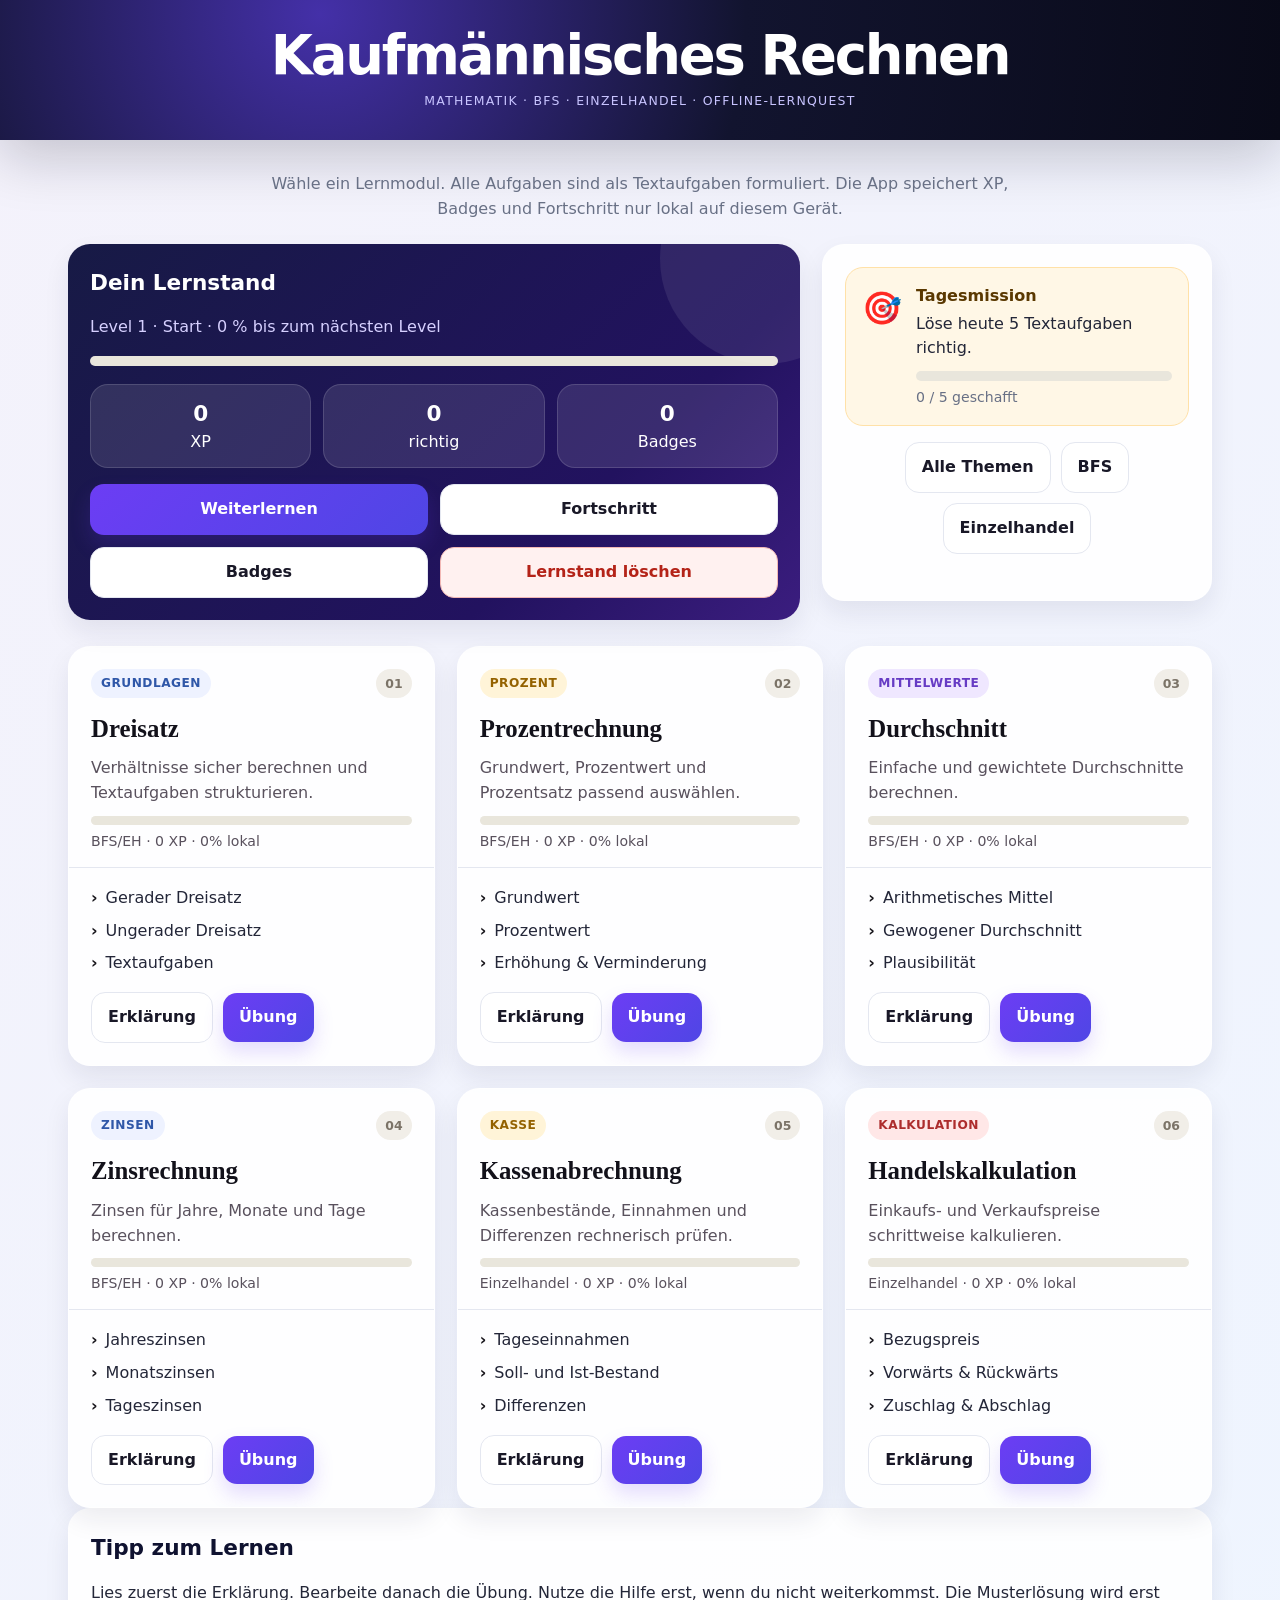
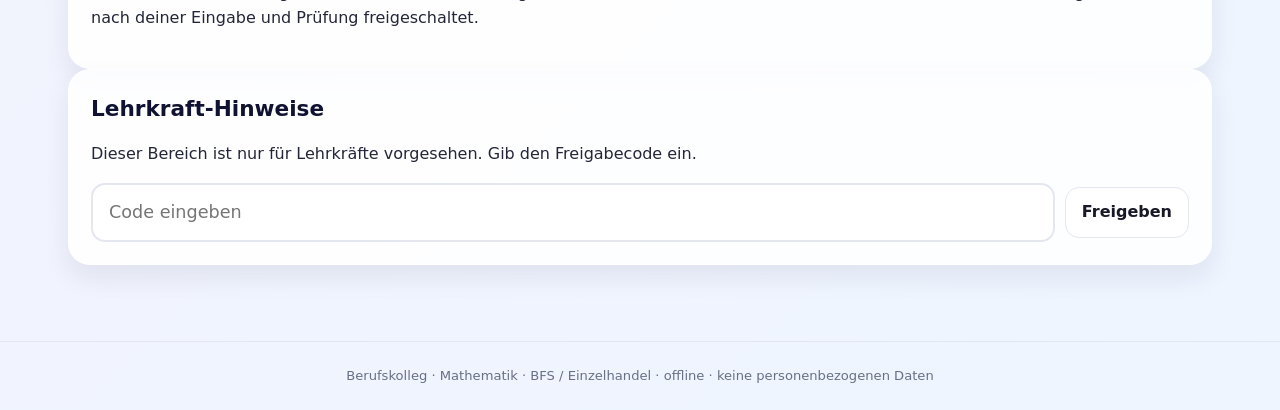
<file: index.html>
<!DOCTYPE html>
<html lang="de">
<head>
  <meta charset="UTF-8">
  <meta name="viewport" content="width=device-width, initial-scale=1.0">
  <title>Kaufmännisches Rechnen | Lernquest</title>
  <link rel="stylesheet" href="assets/css/style.css">
</head>
<body>
<a class="skip-link" href="#main">Zum Inhalt springen</a>
<div class="app-shell">
  <header class="quest-hero">
    <h1>Kaufmännisches Rechnen</h1>
    <p class="subtitle">Mathematik · BFS · Einzelhandel · Offline-Lernquest</p>
  </header>
  <main id="main" class="quest-content">
    <p class="intro">Wähle ein Lernmodul. Alle Aufgaben sind als Textaufgaben formuliert. Die App speichert XP, Badges und Fortschritt nur lokal auf diesem Gerät.</p>
    <section class="dashboard-grid" aria-label="Lernstand und Mission">
      <div class="quest-panel card">
        <h2>Dein Lernstand</h2>
        <p class="muted" id="levelLine">Level wird geladen ...</p>
        <div class="xp-bar"><div class="xp-fill" id="dashXpFill" style="width:0%"></div></div>
        <div class="stat-row">
          <div class="stat-pill"><strong id="dashXp">0</strong>XP</div>
          <div class="stat-pill"><strong id="dashCorrect">0</strong>richtig</div>
          <div class="stat-pill"><strong id="dashBadges">0</strong>Badges</div>
        </div>
        <div class="quick-actions">
          <a class="btn" id="continueBtn" href="apps/mathematik/gemeinsame-grundlagen/dreisatz.html">Weiterlernen</a>
          <a class="btn secondary" href="fortschritt.html">Fortschritt</a>
          <a class="btn secondary" href="badges.html">Badges</a>
          <button class="btn danger" id="resetAll" type="button">Lernstand löschen</button>
        </div>
      </div>
      <div class="card">
        <div class="mission-card">
          <div class="mission-icon">🎯</div>
          <div>
            <div class="mission-title" id="missionTitle">Tagesmission</div>
            <p id="missionText" style="margin:.2rem 0 .5rem">Löse heute 5 Textaufgaben richtig.</p>
            <div class="mission-bar"><div class="mission-fill" id="missionFill" style="width:0%"></div></div>
            <div class="mission-meta" id="missionMeta">0 / 5 geschafft</div>
          </div>
        </div>
        <div class="top-actions" aria-label="Filter">
          <button class="btn secondary" id="showAll">Alle Themen</button>
          <button class="btn secondary" id="showBfs">BFS</button>
          <button class="btn secondary" id="showEh">Einzelhandel</button>
        </div>
      </div>
    </section>
    <section class="grid" id="moduleGrid" aria-label="Themenmodule"></section>
    <section class="section-card">
      <h2>Tipp zum Lernen</h2>
      <p>Lies zuerst die Erklärung. Bearbeite danach die Übung. Nutze die Hilfe erst, wenn du nicht weiterkommst. Die Musterlösung wird erst nach deiner Eingabe und Prüfung freigeschaltet.</p>
    </section>
    <section class="section-card" id="teacherGate">
      <h2>Lehrkraft-Hinweise</h2>
      <p>Dieser Bereich ist nur für Lehrkräfte vorgesehen. Gib den Freigabecode ein.</p>
      <div class="input-row"><input id="teacherCodeInput" type="password" inputmode="numeric" autocomplete="off" placeholder="Code eingeben" aria-label="Freigabecode"><button class="btn secondary" id="unlockTeacherInfo" type="button">Freigeben</button></div>
      <div id="teacherCodeFeedback" class="feedback" role="status"></div>
    </section>
    <section class="section-card teacher-panel" id="teacherInfoPanel">
      <h2>Lehrkraft-Hinweise</h2>
      <p><strong>Trennungsprüfung:</strong> Fach Mathematik, Bildungsgänge BFS und Einzelhandel, keine Politik, kein Wirtschaft-Fach, keine fächerübergreifenden Inhalte.</p>
      <p><strong>Datenschutz:</strong> Es werden keine Namen, Klassenlisten oder personenbezogenen Daten gespeichert. Lernstände bleiben nur lokal im Browser.</p>
      <p><strong>Version:</strong> 1.1.0 · Änderung: Gamified Learning Dashboard, XP-System, Badges, Tagesmission und Fortschrittsseiten.</p>
      <button class="btn secondary" id="lockTeacherInfo" type="button">Lehrkraft-Hinweise wieder sperren</button>
    </section>
  </main>
  <footer class="footer">Berufskolleg · Mathematik · BFS / Einzelhandel · offline · keine personenbezogenen Daten</footer>
</div>
<script src="assets/js/storage.js"></script>
<script src="assets/js/gamification.js"></script>
<script>
const modules = [{"id": "dreisatz", "no": "01", "tag": "Grundlagen", "tagClass": "", "title": "Dreisatz", "pathway": "BFS/EH", "group": "both", "explain": "apps/mathematik/gemeinsame-grundlagen/dreisatz-erklaerung.html", "exercise": "apps/mathematik/gemeinsame-grundlagen/dreisatz.html", "desc": "Verhältnisse sicher berechnen und Textaufgaben strukturieren.", "topics": ["Gerader Dreisatz", "Ungerader Dreisatz", "Textaufgaben"]}, {"id": "prozentrechnung", "no": "02", "tag": "Prozent", "tagClass": "gold", "title": "Prozentrechnung", "pathway": "BFS/EH", "group": "both", "explain": "apps/mathematik/gemeinsame-grundlagen/prozentrechnung-erklaerung.html", "exercise": "apps/mathematik/gemeinsame-grundlagen/prozentrechnung.html", "desc": "Grundwert, Prozentwert und Prozentsatz passend auswählen.", "topics": ["Grundwert", "Prozentwert", "Erhöhung & Verminderung"]}, {"id": "durchschnitt", "no": "03", "tag": "Mittelwerte", "tagClass": "violet", "title": "Durchschnitt", "pathway": "BFS/EH", "group": "both", "explain": "apps/mathematik/gemeinsame-grundlagen/durchschnitt-erklaerung.html", "exercise": "apps/mathematik/gemeinsame-grundlagen/durchschnitt.html", "desc": "Einfache und gewichtete Durchschnitte berechnen.", "topics": ["Arithmetisches Mittel", "Gewogener Durchschnitt", "Plausibilität"]}, {"id": "zinsrechnung", "no": "04", "tag": "Zinsen", "tagClass": "", "title": "Zinsrechnung", "pathway": "BFS/EH", "group": "both", "explain": "apps/mathematik/gemeinsame-grundlagen/zinsrechnung-erklaerung.html", "exercise": "apps/mathematik/gemeinsame-grundlagen/zinsrechnung.html", "desc": "Zinsen für Jahre, Monate und Tage berechnen.", "topics": ["Jahreszinsen", "Monatszinsen", "Tageszinsen"]}, {"id": "kasse", "no": "05", "tag": "Kasse", "tagClass": "gold", "title": "Kassenabrechnung", "pathway": "Einzelhandel", "group": "eh", "explain": "apps/mathematik/einzelhandel/kasse-erklaerung.html", "exercise": "apps/mathematik/einzelhandel/kasse.html", "desc": "Kassenbestände, Einnahmen und Differenzen rechnerisch prüfen.", "topics": ["Tageseinnahmen", "Soll- und Ist-Bestand", "Differenzen"]}, {"id": "kalkulation", "no": "06", "tag": "Kalkulation", "tagClass": "red", "title": "Handelskalkulation", "pathway": "Einzelhandel", "group": "eh", "explain": "apps/mathematik/einzelhandel/kalkulation-erklaerung.html", "exercise": "apps/mathematik/einzelhandel/kalkulation-uebung.html", "desc": "Einkaufs- und Verkaufspreise schrittweise kalkulieren.", "topics": ["Bezugspreis", "Vorwärts & Rückwärts", "Zuschlag & Abschlag"]}];
function render(filter="all"){
  const grid=document.getElementById("moduleGrid"); grid.innerHTML="";
  modules.filter(m=>filter==="all"||m.group==="both"||m.group===filter).forEach(m=>{
    const p=readStore("progress_"+m.id,{points:0,correct:0,attempts:0}); const pct=p.attempts?Math.min(100,Math.round((p.correct||0)/(p.attempts||1)*100)):0;
    const items=m.topics.map(t=>`<li>${t}</li>`).join(""); const el=document.createElement("article"); el.className="module-card card";
    el.innerHTML=`<div class="module-head"><div class="tag-row"><span class="tag ${m.tagClass}">${m.tag}</span><span class="module-number">${m.no}</span></div><h2>${m.title}</h2><p>${m.desc}</p><div class="progress-wrap"><div class="progress-bar" style="width:${pct}%"></div></div><p class="small">${m.pathway} · ${p.points||0} XP · ${pct}% lokal</p></div><div class="module-body"><ul class="module-list">${items}</ul><div class="button-row"><a class="btn secondary" href="${m.explain}">Erklärung</a><a class="btn" href="${m.exercise}">Übung</a></div></div>`;
    grid.appendChild(el);
  });
}
function refreshDashboard(){
  const t=totalProgress(); document.getElementById('dashXp').textContent=t.points; document.getElementById('dashCorrect').textContent=t.correct; document.getElementById('dashBadges').textContent=badgeList(t).length; document.getElementById('levelLine').textContent=t.level.label + ` · ${t.level.pct} % bis zum nächsten Level`; document.getElementById('dashXpFill').style.width=t.level.pct+'%';
  const m=dailyMission(); document.getElementById('missionFill').style.width=Math.round(m.current/m.target*100)+'%'; document.getElementById('missionMeta').textContent=`${m.current} / ${m.target} geschafft`; if(m.done) document.getElementById('missionText').textContent='Tagesziel geschafft. Sehr gut!';
  let last='apps/mathematik/gemeinsame-grundlagen/dreisatz.html'; let best=-1; modules.forEach(m=>{const p=readStore('progress_'+m.id,{}); if((p.attempts||0)>best){best=p.attempts||0; last=m.exercise;}}); document.getElementById('continueBtn').href=last;
}
document.getElementById("showAll").onclick=()=>render("all"); document.getElementById("showBfs").onclick=()=>render("bfs"); document.getElementById("showEh").onclick=()=>render("eh");
document.getElementById("resetAll").onclick=()=>{if(confirm("Alle lokalen Lernstände auf diesem Gerät löschen?")){clearAllLearningData(); render("all"); refreshDashboard();}};
const TEACHER_CODE="150411"; function unlockTeacherInfo(){const input=document.getElementById('teacherCodeInput'); if(input.value.trim()===TEACHER_CODE){document.getElementById('teacherInfoPanel').classList.add('visible');document.getElementById('teacherGate').classList.add('hidden');input.value='';}else{const fb=document.getElementById('teacherCodeFeedback');fb.className='feedback bad';fb.style.display='block';fb.textContent='Der Code ist nicht richtig. Bitte erneut eingeben.';}}
document.getElementById('unlockTeacherInfo').onclick=unlockTeacherInfo; document.getElementById('teacherCodeInput').addEventListener('keydown',e=>{if(e.key==='Enter')unlockTeacherInfo();}); document.getElementById('lockTeacherInfo').onclick=()=>{document.getElementById('teacherInfoPanel').classList.remove('visible');document.getElementById('teacherGate').classList.remove('hidden');};
render('all'); refreshDashboard();
</script>
</body>
</html>
</file>
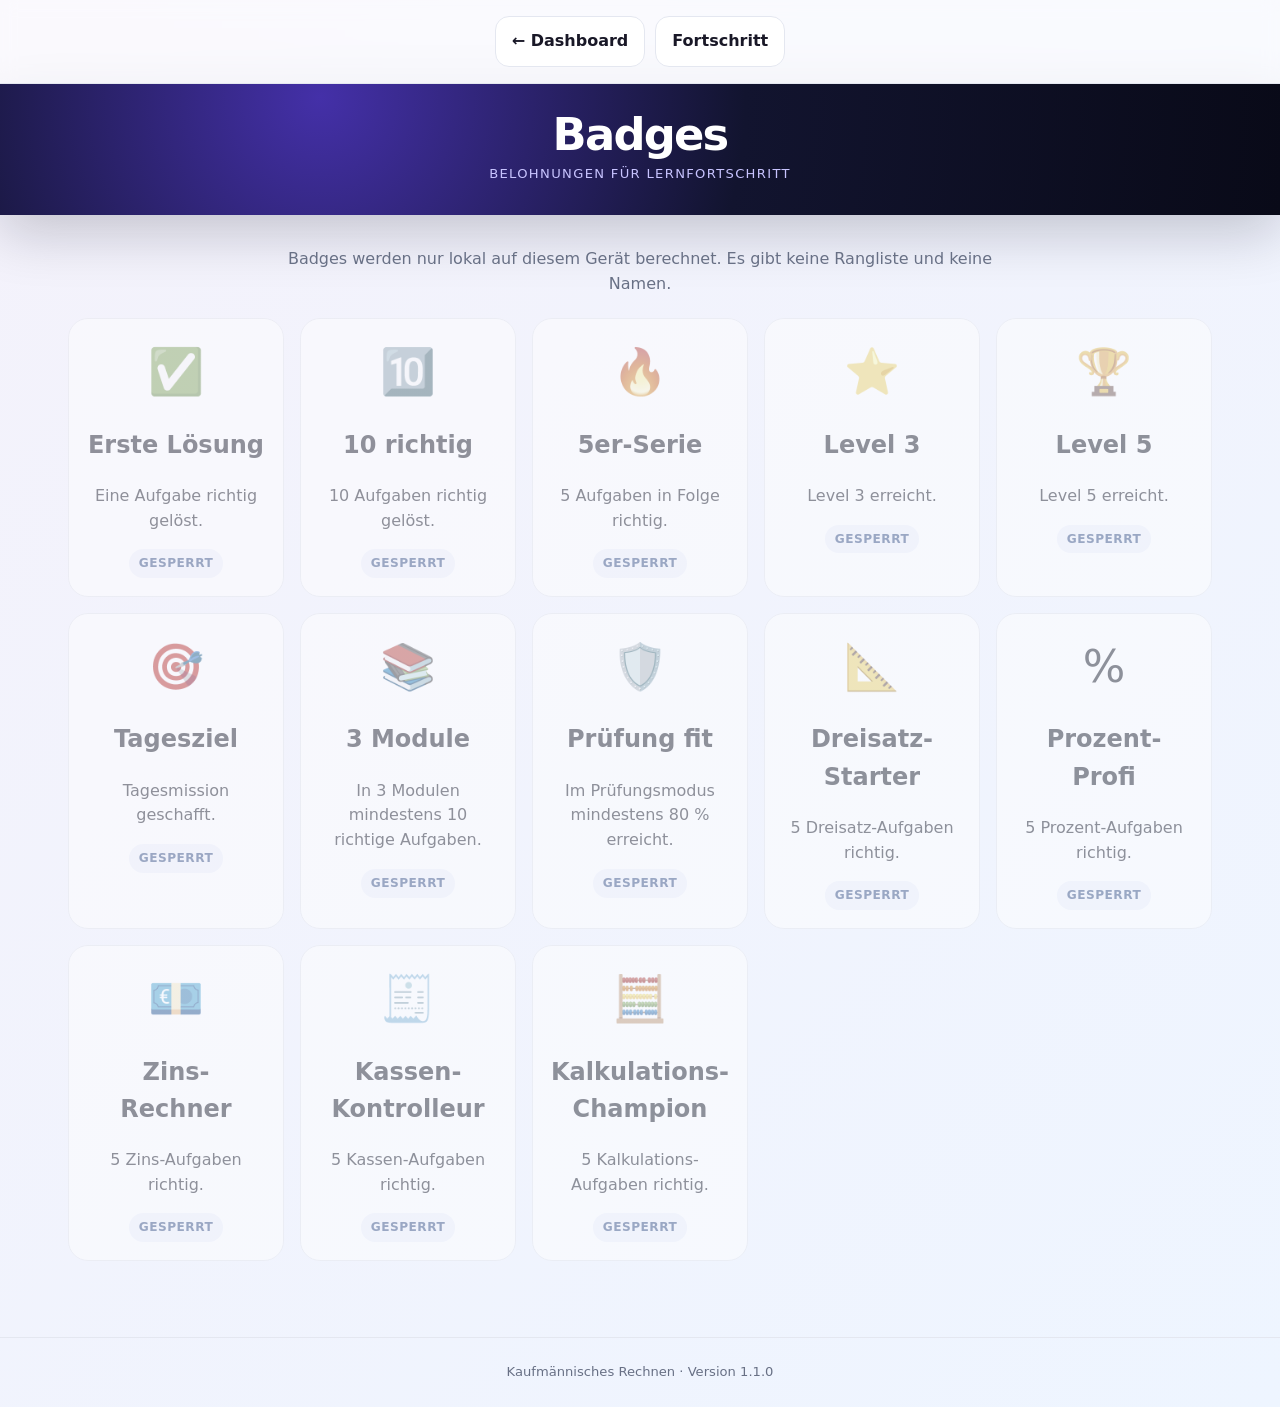
<file: badges.html>
<!DOCTYPE html>
<html lang="de"><head><meta charset="UTF-8"><meta name="viewport" content="width=device-width, initial-scale=1.0"><title>Badges | Kaufmännisches Rechnen</title><link rel="stylesheet" href="assets/css/style.css"></head><body>
<a class="skip-link" href="#main">Zum Inhalt springen</a><div class="app-shell"><nav class="navbar"><a class="navbtn secondary" href="index.html">← Dashboard</a><a class="navbtn secondary" href="fortschritt.html">Fortschritt</a></nav><header class="hero"><h1>Badges</h1><p class="subtitle">Belohnungen für Lernfortschritt</p></header><main id="main" class="content"><p class="intro">Badges werden nur lokal auf diesem Gerät berechnet. Es gibt keine Rangliste und keine Namen.</p><section class="reward-grid" id="badgesGrid"></section></main><footer class="footer">Kaufmännisches Rechnen · Version 1.1.0</footer></div><script src="assets/js/storage.js"></script><script src="assets/js/gamification.js"></script><script>
function render(){const t=totalProgress();const earned=new Set(badgeList(t).map(b=>b.id));const grid=document.getElementById('badgesGrid');grid.innerHTML='';allBadges().forEach(b=>{const ok=earned.has(b.id);const el=document.createElement('article');el.className='reward-card '+(ok?'':'locked');el.innerHTML=`<span class="reward-icon">${b.icon}</span><h2>${b.label}</h2><p>${b.desc}</p><span class="badge ${ok?'green':''}">${ok?'freigeschaltet':'gesperrt'}</span>`;grid.appendChild(el);});}render();
</script></body></html>
</file>
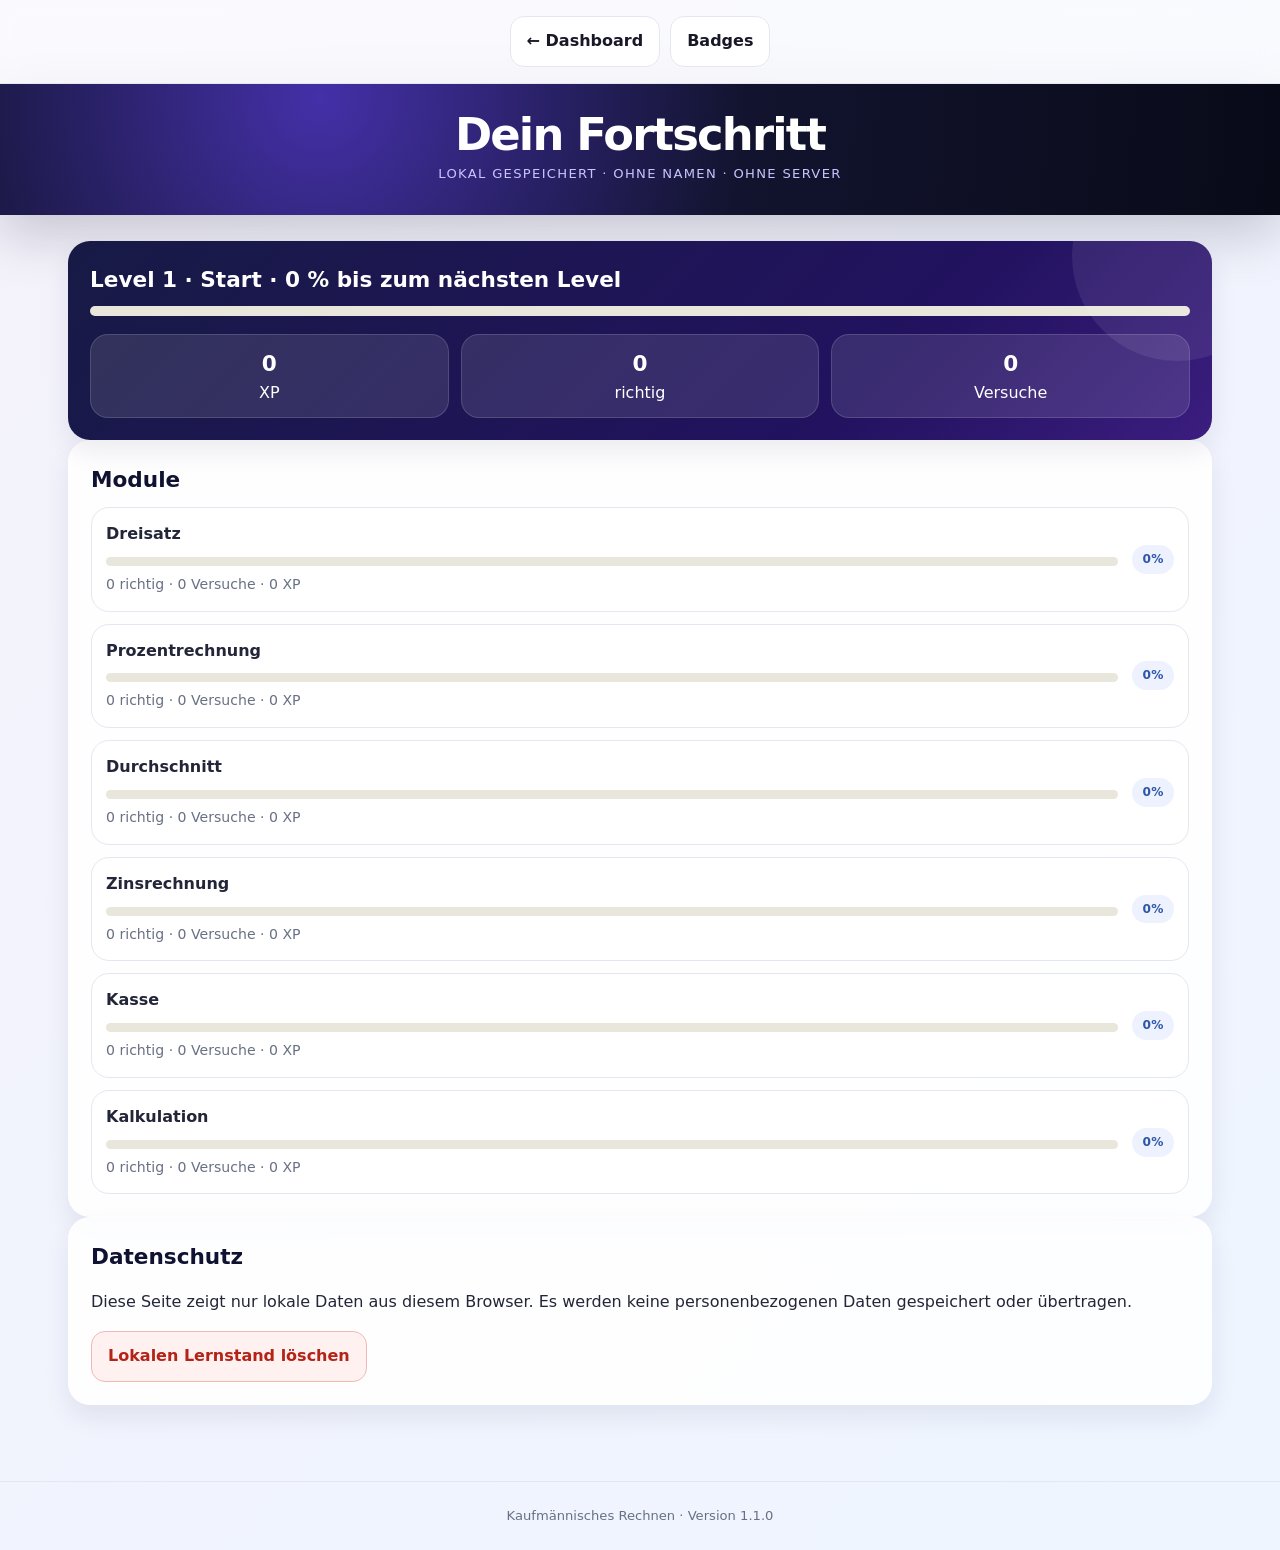
<file: fortschritt.html>
<!DOCTYPE html>
<html lang="de"><head><meta charset="UTF-8"><meta name="viewport" content="width=device-width, initial-scale=1.0"><title>Fortschritt | Kaufmännisches Rechnen</title><link rel="stylesheet" href="assets/css/style.css"></head><body>
<a class="skip-link" href="#main">Zum Inhalt springen</a><div class="app-shell"><nav class="navbar"><a class="navbtn secondary" href="index.html">← Dashboard</a><a class="navbtn secondary" href="badges.html">Badges</a></nav><header class="hero"><h1>Dein Fortschritt</h1><p class="subtitle">lokal gespeichert · ohne Namen · ohne Server</p></header><main id="main" class="content"><section class="quest-panel card"><h2 id="levelLine">Level</h2><div class="xp-bar"><div class="xp-fill" id="xpFill" style="width:0%"></div></div><div class="stat-row"><div class="stat-pill"><strong id="xp">0</strong>XP</div><div class="stat-pill"><strong id="correct">0</strong>richtig</div><div class="stat-pill"><strong id="attempts">0</strong>Versuche</div></div></section><section class="section-card"><h2>Module</h2><div class="progress-list" id="list"></div></section><section class="section-card"><h2>Datenschutz</h2><p>Diese Seite zeigt nur lokale Daten aus diesem Browser. Es werden keine personenbezogenen Daten gespeichert oder übertragen.</p><button class="btn danger" id="resetAll">Lokalen Lernstand löschen</button></section></main><footer class="footer">Kaufmännisches Rechnen · Version 1.1.0</footer></div><script src="assets/js/storage.js"></script><script src="assets/js/gamification.js"></script><script>
const modules=[['dreisatz','Dreisatz'],['prozentrechnung','Prozentrechnung'],['durchschnitt','Durchschnitt'],['zinsrechnung','Zinsrechnung'],['kasse','Kasse'],['kalkulation','Kalkulation']];
function render(){const t=totalProgress();document.getElementById('xp').textContent=t.points;document.getElementById('correct').textContent=t.correct;document.getElementById('attempts').textContent=t.attempts;document.getElementById('levelLine').textContent=t.level.label+' · '+t.level.pct+' % bis zum nächsten Level';document.getElementById('xpFill').style.width=t.level.pct+'%';const list=document.getElementById('list');list.innerHTML='';modules.forEach(([id,label])=>{const p=readStore('progress_'+id,{points:0,correct:0,attempts:0});const pct=p.attempts?Math.round((p.correct||0)/(p.attempts||1)*100):0;const el=document.createElement('div');el.className='progress-item';el.innerHTML=`<div><strong>${label}</strong><div class="progress-wrap"><div class="progress-bar" style="width:${pct}%"></div></div><span class="small">${p.correct||0} richtig · ${p.attempts||0} Versuche · ${p.points||0} XP</span></div><span class="badge">${pct}%</span>`;list.appendChild(el);});}
document.getElementById('resetAll').onclick=()=>{if(confirm('Alle lokalen Lernstände löschen?')){clearAllLearningData();render();}};render();
</script></body></html>
</file>
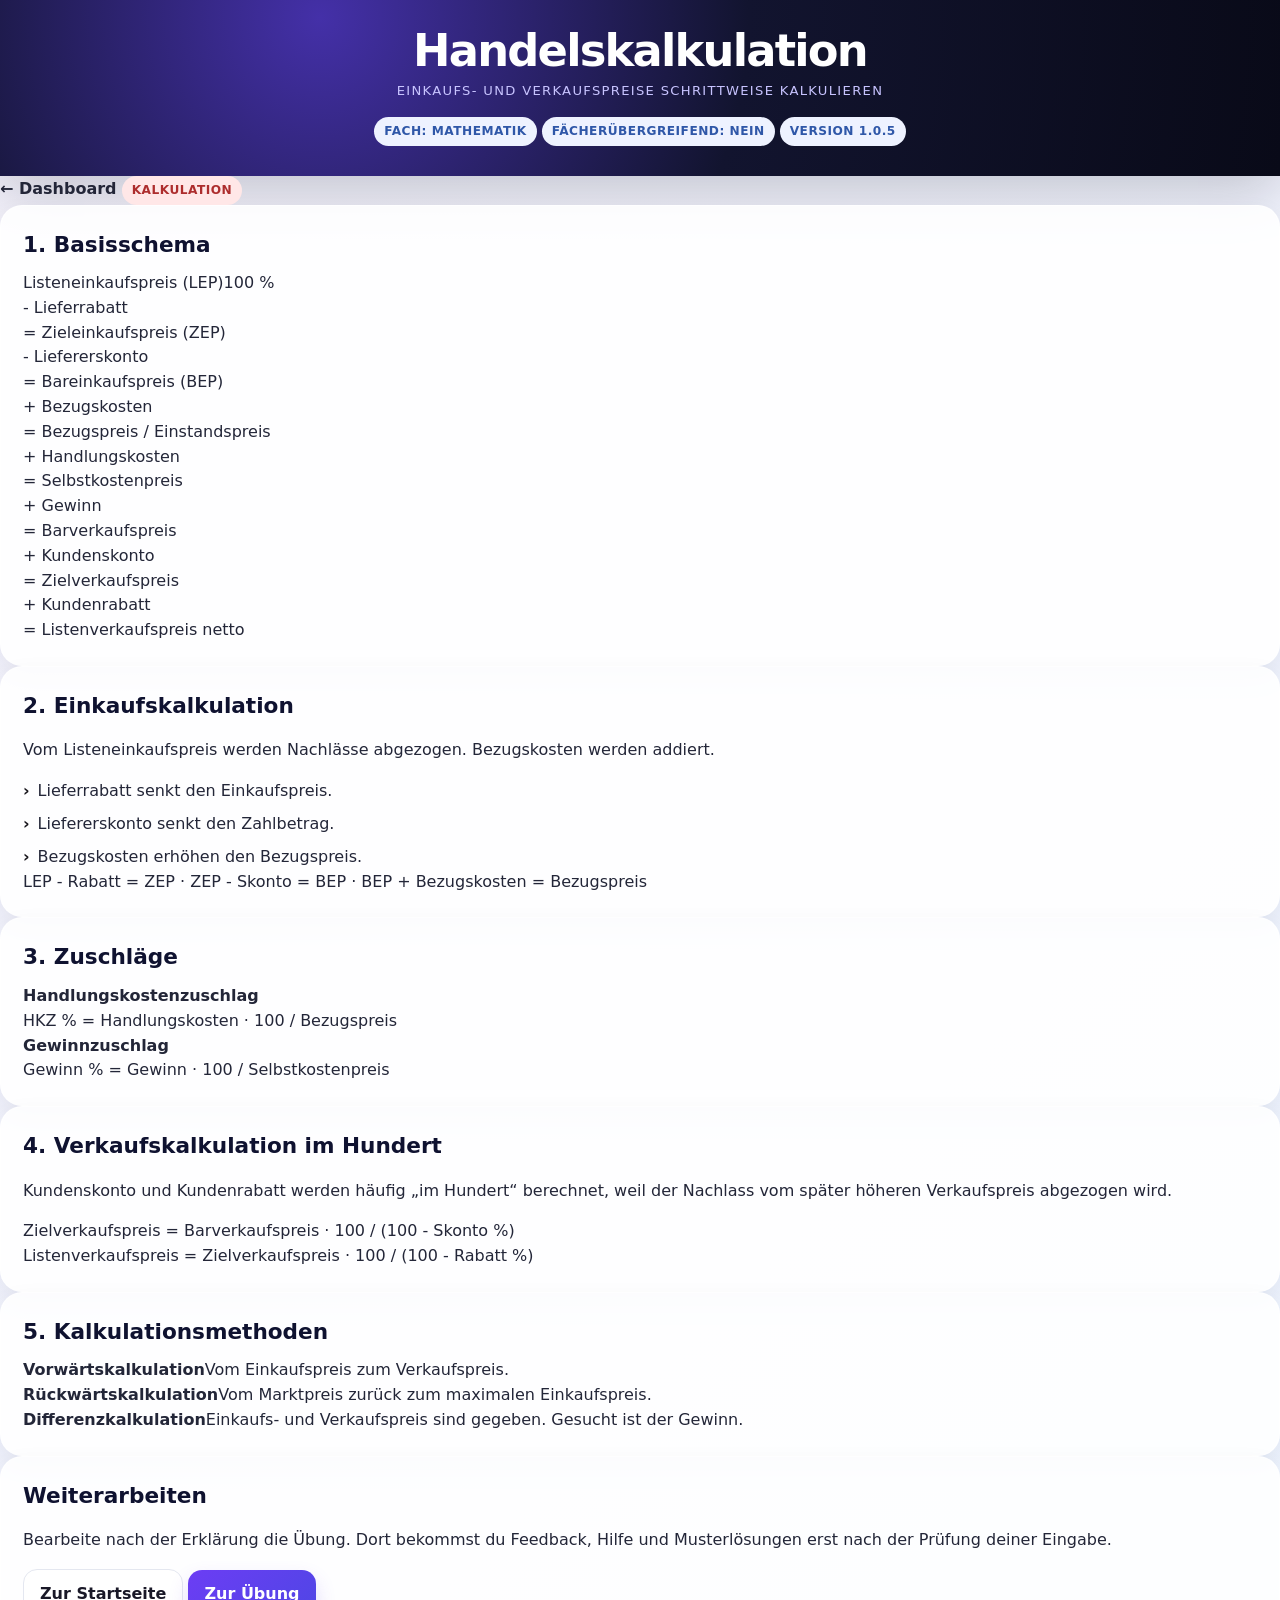
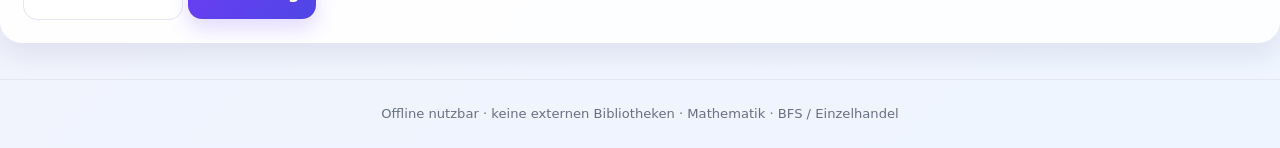
<file: apps/mathematik/einzelhandel/kalkulation-erklaerung.html>
<!DOCTYPE html>
<html lang="de">
<head>
  <meta charset="UTF-8">
  <meta name="viewport" content="width=device-width, initial-scale=1.0">
  <title>Handelskalkulation | Erklärung</title>
  <link rel="stylesheet" href="../../../assets/css/style.css">
</head>
<body>
<a class="skip-link" href="#main">Zum Inhalt springen</a>
<div class="app-shell">
  <header class="hero">
    <h1>Handelskalkulation</h1>
    <p class="subtitle">Einkaufs- und Verkaufspreise schrittweise kalkulieren</p>
    <div class="badge-row" style="justify-content:center">
      <span class="badge">Fach: Mathematik</span>
      <span class="badge">Fächerübergreifend: nein</span>
      <span class="badge">Version 1.0.5</span>
    </div>
  </header>
  <main id="main" class="page-wrap">
    <a class="back-link" href="../../../index.html">← Dashboard</a>
    <span class="tag red">Kalkulation</span>
    
    <section class="section-card"><h2>1. Basisschema</h2><div class="schema-container"><div class="schema-line"><span>Listeneinkaufspreis (LEP)</span><span>100 %</span></div><div class="schema-line"><span><span class="operator">-</span> Lieferrabatt</span></div><div class="schema-line important-line"><span><span class="operator">=</span> Zieleinkaufspreis (ZEP)</span></div><div class="schema-line"><span><span class="operator">-</span> Liefererskonto</span></div><div class="schema-line important-line"><span><span class="operator">=</span> Bareinkaufspreis (BEP)</span></div><div class="schema-line"><span><span class="operator">+</span> Bezugskosten</span></div><div class="schema-line important-line"><span><span class="operator">=</span> Bezugspreis / Einstandspreis</span></div><div class="schema-line"><span><span class="operator">+</span> Handlungskosten</span></div><div class="schema-line important-line"><span><span class="operator">=</span> Selbstkostenpreis</span></div><div class="schema-line"><span><span class="operator">+</span> Gewinn</span></div><div class="schema-line important-line"><span><span class="operator">=</span> Barverkaufspreis</span></div><div class="schema-line"><span><span class="operator">+</span> Kundenskonto</span></div><div class="schema-line important-line"><span><span class="operator">=</span> Zielverkaufspreis</span></div><div class="schema-line"><span><span class="operator">+</span> Kundenrabatt</span></div><div class="schema-line important-line"><span><span class="operator">=</span> Listenverkaufspreis netto</span></div></div></section>
    <section class="section-card"><h2>2. Einkaufskalkulation</h2><p>Vom Listeneinkaufspreis werden Nachlässe abgezogen. Bezugskosten werden addiert.</p><ul class="module-list"><li>Lieferrabatt senkt den Einkaufspreis.</li><li>Liefererskonto senkt den Zahlbetrag.</li><li>Bezugskosten erhöhen den Bezugspreis.</li></ul><div class="formula-box">LEP - Rabatt = ZEP · ZEP - Skonto = BEP · BEP + Bezugskosten = Bezugspreis</div></section>
    <section class="section-card"><h2>3. Zuschläge</h2><div class="explain-grid"><div class="explain-card"><strong>Handlungskostenzuschlag</strong><div class="formula-box">HKZ % = Handlungskosten · 100 / Bezugspreis</div></div><div class="explain-card"><strong>Gewinnzuschlag</strong><div class="formula-box">Gewinn % = Gewinn · 100 / Selbstkostenpreis</div></div></div></section>
    <section class="section-card"><h2>4. Verkaufskalkulation im Hundert</h2><p>Kundenskonto und Kundenrabatt werden häufig „im Hundert“ berechnet, weil der Nachlass vom später höheren Verkaufspreis abgezogen wird.</p><div class="formula-box">Zielverkaufspreis = Barverkaufspreis · 100 / (100 - Skonto %)</div><div class="formula-box">Listenverkaufspreis = Zielverkaufspreis · 100 / (100 - Rabatt %)</div></section>
    <section class="section-card"><h2>5. Kalkulationsmethoden</h2><div class="explain-grid"><div class="explain-card"><strong>Vorwärtskalkulation</strong>Vom Einkaufspreis zum Verkaufspreis.</div><div class="explain-card"><strong>Rückwärtskalkulation</strong>Vom Marktpreis zurück zum maximalen Einkaufspreis.</div><div class="explain-card"><strong>Differenzkalkulation</strong>Einkaufs- und Verkaufspreis sind gegeben. Gesucht ist der Gewinn.</div></div></section>
    <section class="section-card">
      <h2>Weiterarbeiten</h2>
      <p>Bearbeite nach der Erklärung die Übung. Dort bekommst du Feedback, Hilfe und Musterlösungen erst nach der Prüfung deiner Eingabe.</p>
      <div class="explain-actions">
        <a class="btn secondary" href="../../../index.html">Zur Startseite</a>
        <a class="btn primary" href="kalkulation-uebung.html">Zur Übung</a>
      </div>
    </section>
  </main>
  <footer class="footer">Offline nutzbar · keine externen Bibliotheken · Mathematik · BFS / Einzelhandel</footer>
</div>
</body>
</html>
</file>
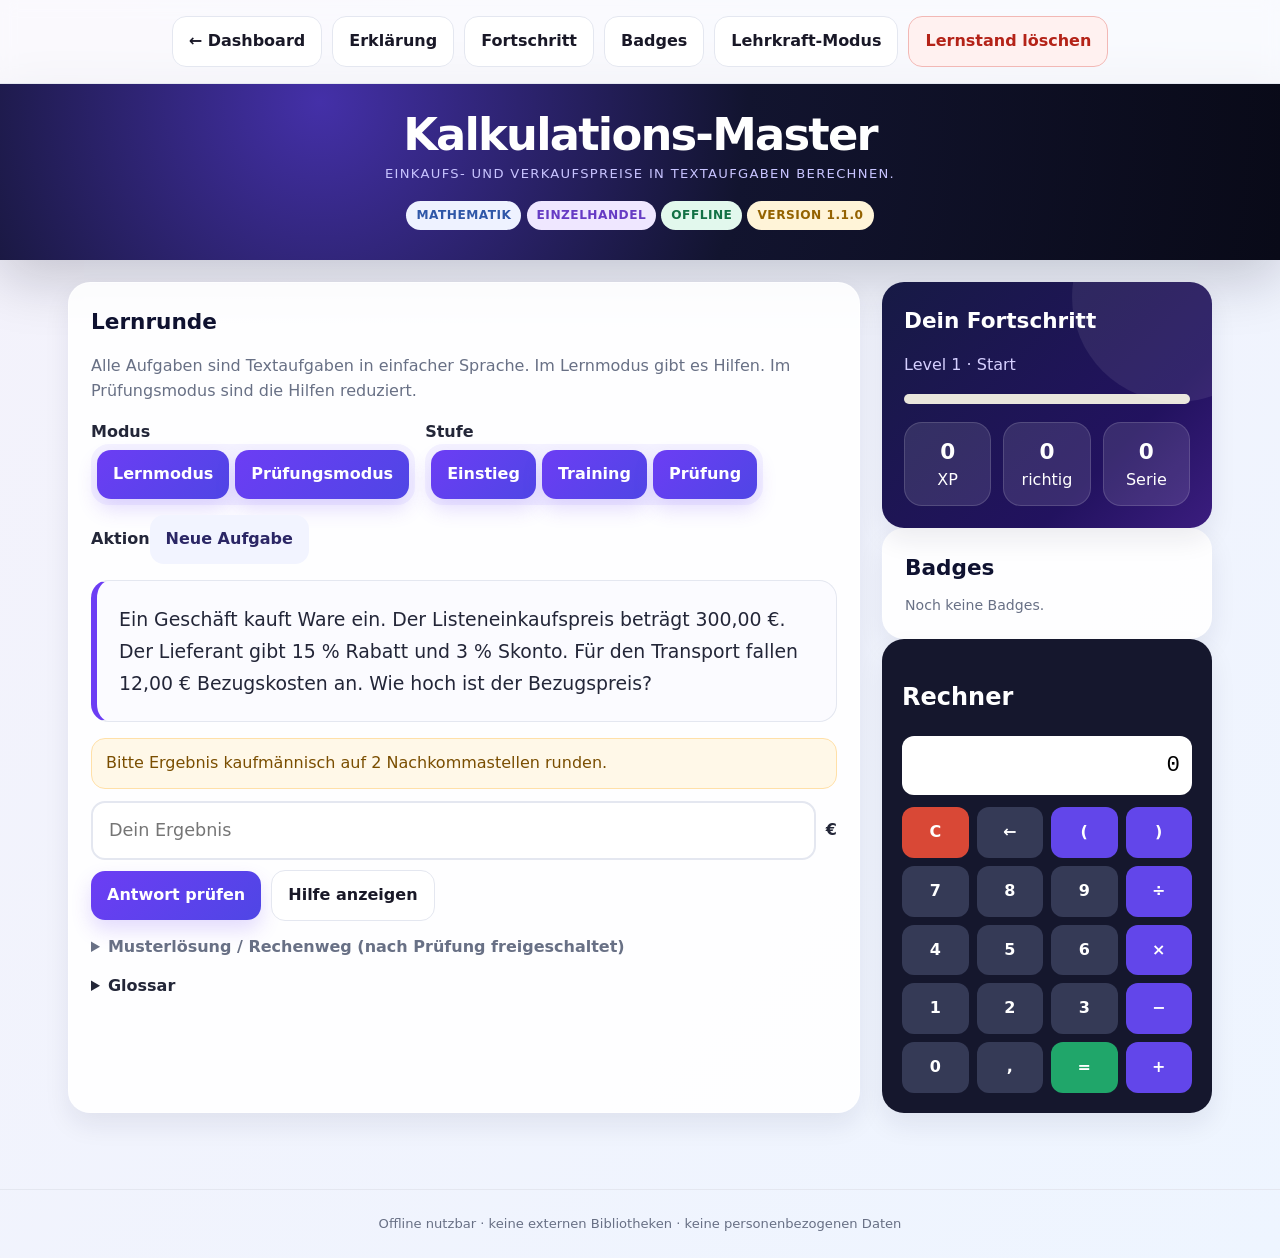
<file: apps/mathematik/einzelhandel/kalkulation-uebung.html>
<!DOCTYPE html><html lang="de"><head><meta charset="UTF-8"><meta name="viewport" content="width=device-width, initial-scale=1.0"><title>Kalkulations-Master</title><link rel="stylesheet" href="../../../assets/css/style.css"></head><body><div id="app"></div><script>window.MODULE={"id": "kalkulation", "generator": "kalkulation", "title": "Kalkulations-Master", "subtitle": "Einkaufs- und Verkaufspreise in Textaufgaben berechnen.", "pathway": "Einzelhandel", "date": "2026-05-04", "backHref": "../../../index.html", "explainHref": "kalkulation-erklaerung.html", "version": "1.1.0", "glossary": [["Listeneinkaufspreis", "Ausgangspunkt der Einkaufskalkulation."], ["Bezugspreis", "Preis der Ware inklusive Bezugskosten."], ["Barverkaufspreis", "Verkaufspreis vor Kundenrabatt, Kundenskonto und Umsatzsteuer."]]};</script><script src="../../../assets/js/storage.js"></script><script src="../../../assets/js/gamification.js"></script><script src="../../../assets/js/calculator.js"></script><script src="../../../assets/js/app-core.js"></script></body></html>
</file>
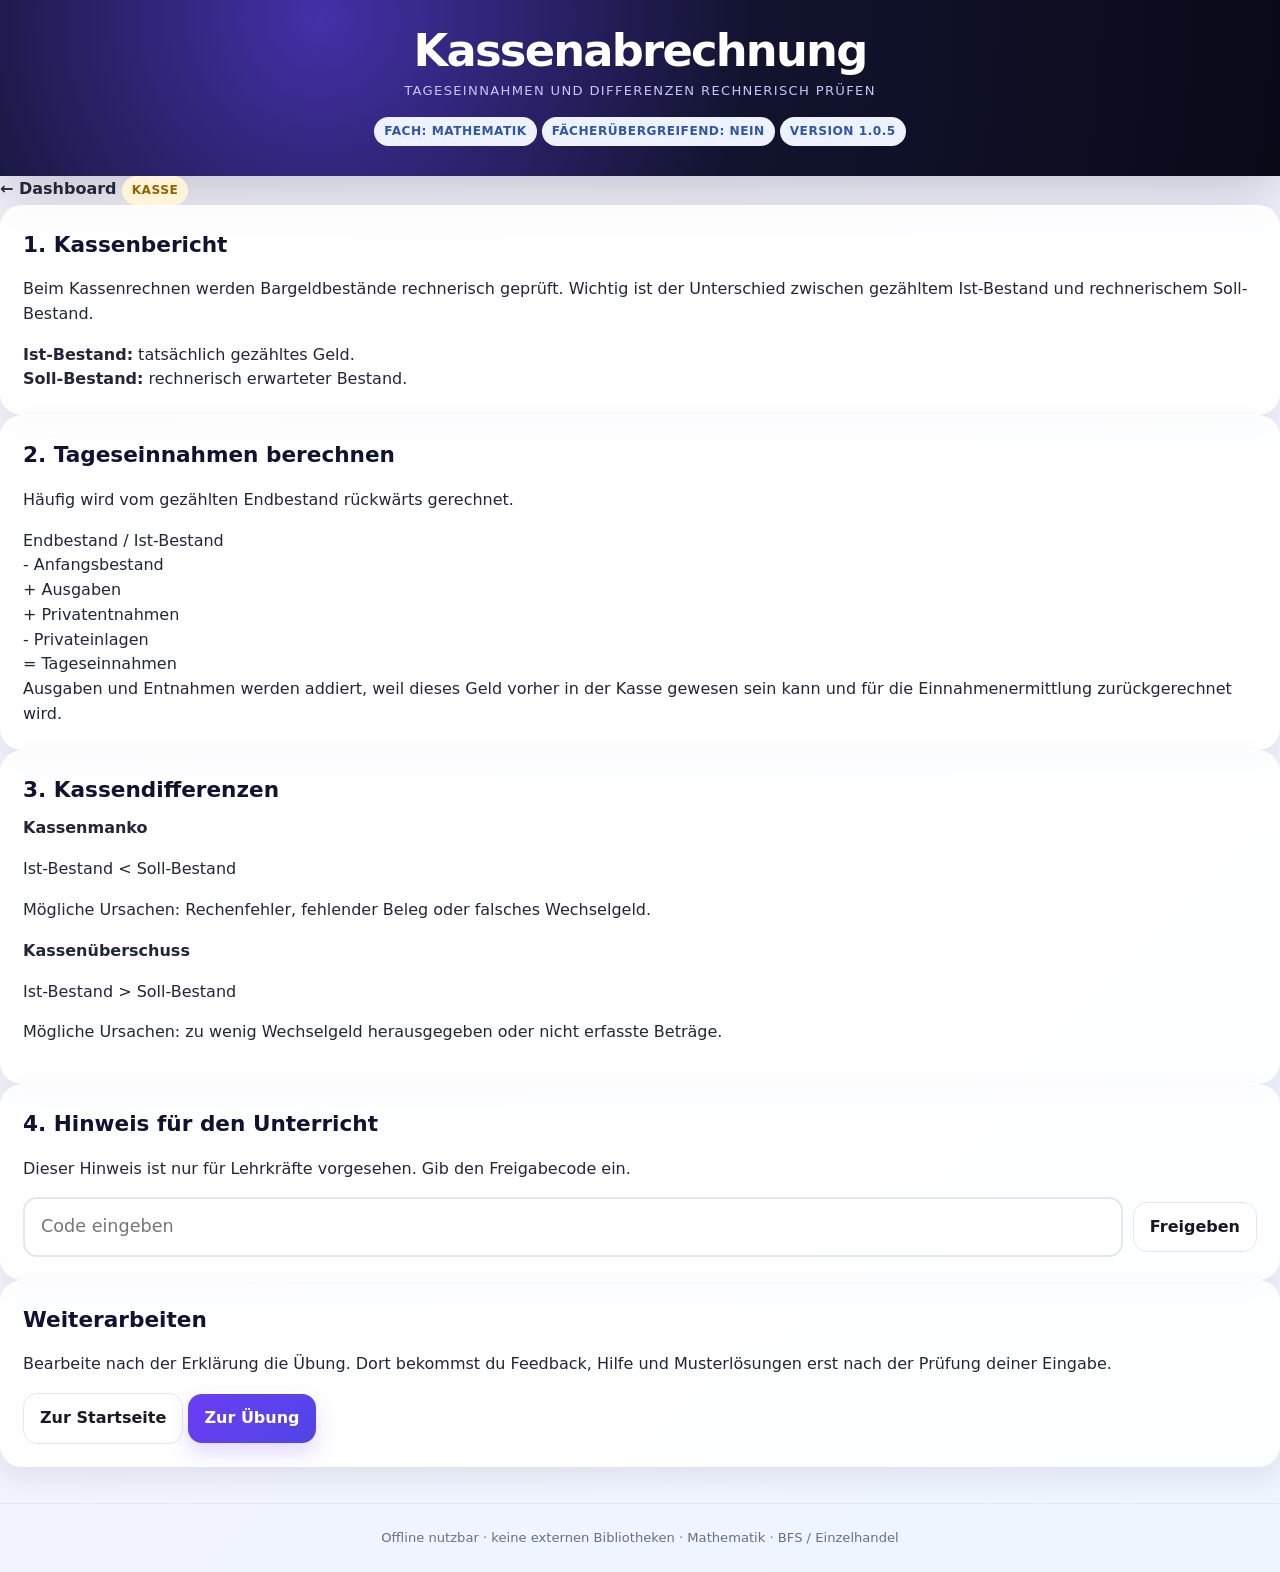
<file: apps/mathematik/einzelhandel/kasse-erklaerung.html>
<!DOCTYPE html>
<html lang="de">
<head>
  <meta charset="UTF-8">
  <meta name="viewport" content="width=device-width, initial-scale=1.0">
  <title>Kassenabrechnung | Erklärung</title>
  <link rel="stylesheet" href="../../../assets/css/style.css">
</head>
<body>
<a class="skip-link" href="#main">Zum Inhalt springen</a>
<div class="app-shell">
  <header class="hero">
    <h1>Kassenabrechnung</h1>
    <p class="subtitle">Tageseinnahmen und Differenzen rechnerisch prüfen</p>
    <div class="badge-row" style="justify-content:center">
      <span class="badge">Fach: Mathematik</span>
      <span class="badge">Fächerübergreifend: nein</span>
      <span class="badge">Version 1.0.5</span>
    </div>
  </header>
  <main id="main" class="page-wrap">
    <a class="back-link" href="../../../index.html">← Dashboard</a>
    <span class="tag gold">Kasse</span>
    
    <section class="section-card"><h2>1. Kassenbericht</h2><p>Beim Kassenrechnen werden Bargeldbestände rechnerisch geprüft. Wichtig ist der Unterschied zwischen gezähltem Ist-Bestand und rechnerischem Soll-Bestand.</p><div class="definition-card"><strong>Ist-Bestand:</strong> tatsächlich gezähltes Geld.<br><strong>Soll-Bestand:</strong> rechnerisch erwarteter Bestand.</div></section>
    <section class="section-card"><h2>2. Tageseinnahmen berechnen</h2><p>Häufig wird vom gezählten Endbestand rückwärts gerechnet.</p><div class="schema-container"><div class="schema-line"><span>Endbestand / Ist-Bestand</span></div><div class="schema-line"><span><span class="operator">-</span> Anfangsbestand</span></div><div class="schema-line"><span><span class="operator">+</span> Ausgaben</span></div><div class="schema-line"><span><span class="operator">+</span> Privatentnahmen</span></div><div class="schema-line"><span><span class="operator">-</span> Privateinlagen</span></div><div class="schema-line important-line"><span><span class="operator">=</span> Tageseinnahmen</span></div></div><div class="note-card">Ausgaben und Entnahmen werden addiert, weil dieses Geld vorher in der Kasse gewesen sein kann und für die Einnahmenermittlung zurückgerechnet wird.</div></section>
    <section class="section-card"><h2>3. Kassendifferenzen</h2><div class="two-col"><div class="explain-card"><strong>Kassenmanko</strong><p>Ist-Bestand &lt; Soll-Bestand</p><p>Mögliche Ursachen: Rechenfehler, fehlender Beleg oder falsches Wechselgeld.</p></div><div class="explain-card"><strong>Kassenüberschuss</strong><p>Ist-Bestand &gt; Soll-Bestand</p><p>Mögliche Ursachen: zu wenig Wechselgeld herausgegeben oder nicht erfasste Beträge.</p></div></div></section>
    <section class="section-card" id="teacherGate"><h2>4. Hinweis für den Unterricht</h2><p>Dieser Hinweis ist nur für Lehrkräfte vorgesehen. Gib den Freigabecode ein.</p><div class="input-row"><input id="teacherCodeInput" type="password" inputmode="numeric" autocomplete="off" placeholder="Code eingeben" aria-label="Freigabecode für Unterrichtshinweis"><button class="btn secondary" type="button" onclick="unlockTeacherHint()">Freigeben</button></div><div id="teacherCodeFeedback" class="feedback" role="status"></div></section>
    <section class="section-card teacher-panel" id="teacherHint"><h2>4. Hinweis für den Unterricht</h2><p>Die Lernapp behandelt die Kassenabrechnung mathematisch: Bestände, Einnahmen und Differenzen werden berechnet. Organisatorische oder rechtliche Details sollten vor dem Einsatz im Unterricht fachlich geprüft und ggf. angepasst werden.</p><button class="btn secondary" type="button" onclick="lockTeacherHint()">Hinweis wieder sperren</button></section>
    <section class="section-card">
      <h2>Weiterarbeiten</h2>
      <p>Bearbeite nach der Erklärung die Übung. Dort bekommst du Feedback, Hilfe und Musterlösungen erst nach der Prüfung deiner Eingabe.</p>
      <div class="explain-actions">
        <a class="btn secondary" href="../../../index.html">Zur Startseite</a>
        <a class="btn primary" href="kasse.html">Zur Übung</a>
      </div>
    </section>
  </main>
  <footer class="footer">Offline nutzbar · keine externen Bibliotheken · Mathematik · BFS / Einzelhandel</footer>
</div>

<script>
function unlockTeacherHint(){
  const input=document.getElementById('teacherCodeInput');
  const fb=document.getElementById('teacherCodeFeedback');
  if(input.value.trim()==='150411'){
    document.getElementById('teacherHint').classList.add('visible');
    document.getElementById('teacherGate').classList.add('hidden');
    input.value='';
    fb.style.display='none';
  } else {
    fb.className='feedback bad';
    fb.style.display='block';
    fb.textContent='Der Code ist nicht richtig. Bitte erneut eingeben.';
  }
}
function lockTeacherHint(){
  document.getElementById('teacherHint').classList.remove('visible');
  document.getElementById('teacherGate').classList.remove('hidden');
}
document.addEventListener('keydown', e=>{ if(e.key==='Enter' && document.activeElement && document.activeElement.id==='teacherCodeInput') unlockTeacherHint(); });
</script>
</body>
</html>
</file>
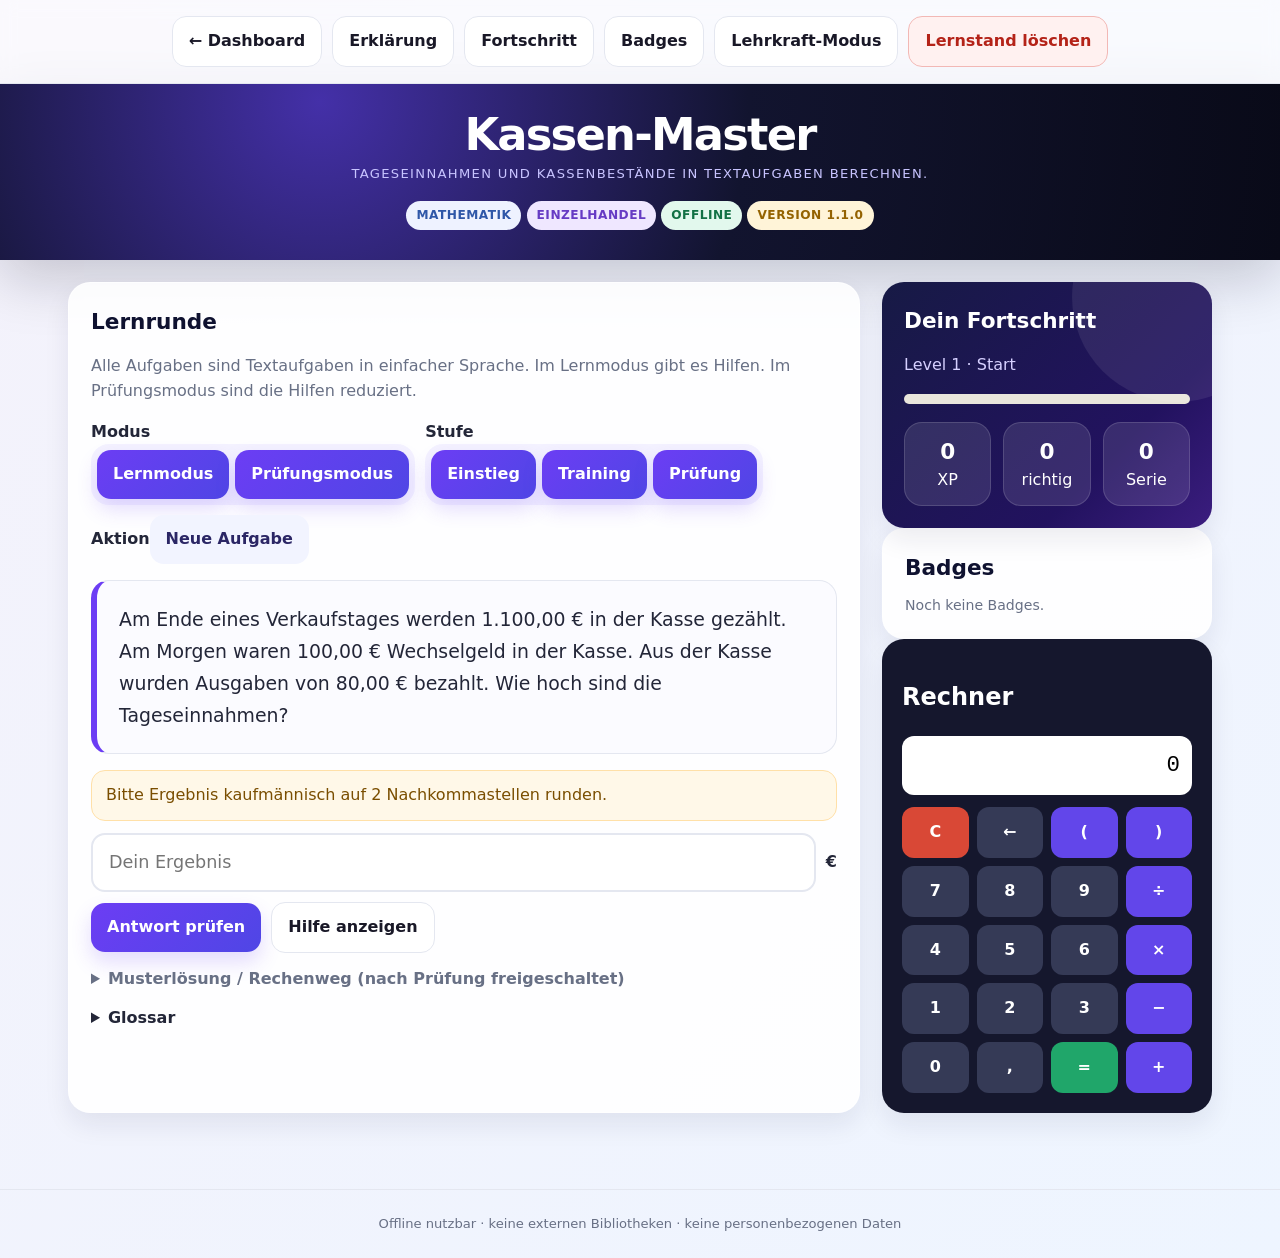
<file: apps/mathematik/einzelhandel/kasse.html>
<!DOCTYPE html><html lang="de"><head><meta charset="UTF-8"><meta name="viewport" content="width=device-width, initial-scale=1.0"><title>Kassen-Master</title><link rel="stylesheet" href="../../../assets/css/style.css"></head><body><div id="app"></div><script>window.MODULE={"id": "kasse", "generator": "kasse", "title": "Kassen-Master", "subtitle": "Tageseinnahmen und Kassenbestände in Textaufgaben berechnen.", "pathway": "Einzelhandel", "date": "2026-05-04", "backHref": "../../../index.html", "explainHref": "kasse-erklaerung.html", "version": "1.1.0", "glossary": [["Ist-Bestand", "Der tatsächlich gezählte Kassenbestand."], ["Anfangsbestand", "Wechselgeld am Tagesanfang."], ["Tageseinnahmen", "Bareinnahmen des Tages."]]};</script><script src="../../../assets/js/storage.js"></script><script src="../../../assets/js/gamification.js"></script><script src="../../../assets/js/calculator.js"></script><script src="../../../assets/js/app-core.js"></script></body></html>
</file>
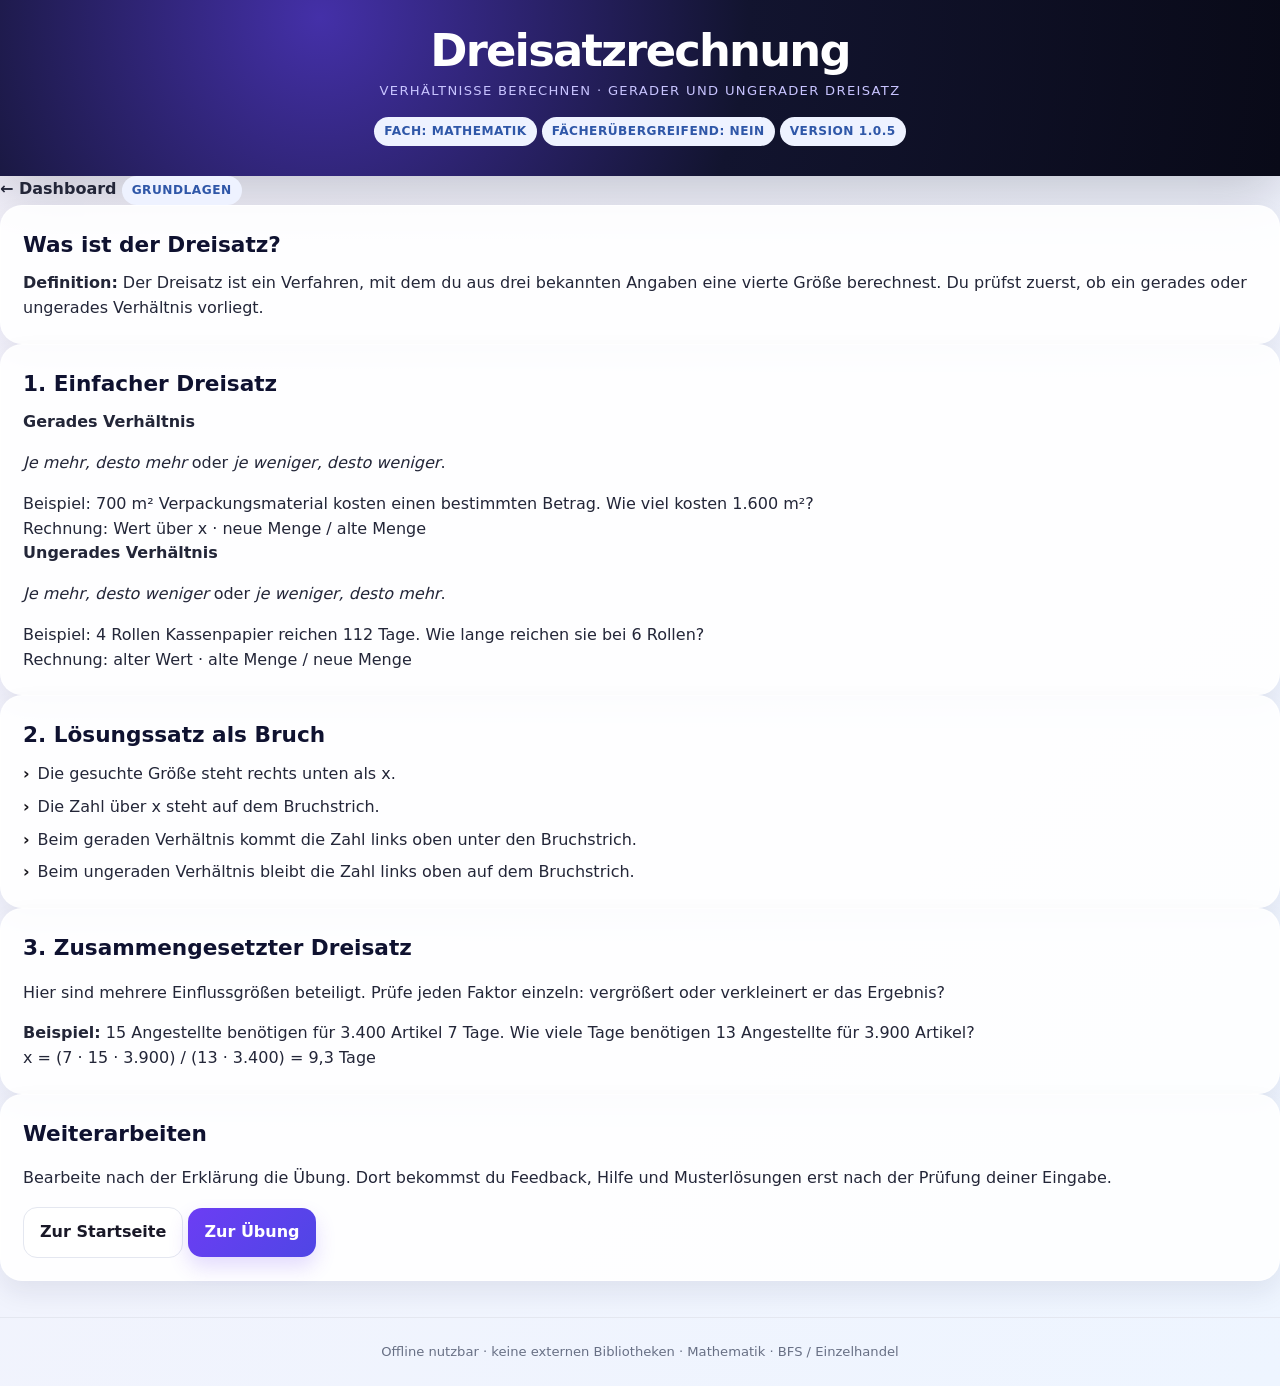
<file: apps/mathematik/gemeinsame-grundlagen/dreisatz-erklaerung.html>
<!DOCTYPE html>
<html lang="de">
<head>
  <meta charset="UTF-8">
  <meta name="viewport" content="width=device-width, initial-scale=1.0">
  <title>Dreisatzrechnung | Erklärung</title>
  <link rel="stylesheet" href="../../../assets/css/style.css">
</head>
<body>
<a class="skip-link" href="#main">Zum Inhalt springen</a>
<div class="app-shell">
  <header class="hero">
    <h1>Dreisatzrechnung</h1>
    <p class="subtitle">Verhältnisse berechnen · gerader und ungerader Dreisatz</p>
    <div class="badge-row" style="justify-content:center">
      <span class="badge">Fach: Mathematik</span>
      <span class="badge">Fächerübergreifend: nein</span>
      <span class="badge">Version 1.0.5</span>
    </div>
  </header>
  <main id="main" class="page-wrap">
    <a class="back-link" href="../../../index.html">← Dashboard</a>
    <span class="tag ">Grundlagen</span>
    
    <section class="section-card">
      <h2>Was ist der Dreisatz?</h2>
      <div class="definition-card"><strong>Definition:</strong> Der Dreisatz ist ein Verfahren, mit dem du aus drei bekannten Angaben eine vierte Größe berechnest. Du prüfst zuerst, ob ein gerades oder ungerades Verhältnis vorliegt.</div>
    </section>
    <section class="section-card">
      <h2>1. Einfacher Dreisatz</h2>
      <div class="two-col">
        <div class="explain-card"><strong>Gerades Verhältnis</strong><p><em>Je mehr, desto mehr</em> oder <em>je weniger, desto weniger</em>.</p><div class="example-box">Beispiel: 700 m² Verpackungsmaterial kosten einen bestimmten Betrag. Wie viel kosten 1.600 m²?</div><div class="formula-box">Rechnung: Wert über x · neue Menge / alte Menge</div></div>
        <div class="explain-card"><strong>Ungerades Verhältnis</strong><p><em>Je mehr, desto weniger</em> oder <em>je weniger, desto mehr</em>.</p><div class="example-box">Beispiel: 4 Rollen Kassenpapier reichen 112 Tage. Wie lange reichen sie bei 6 Rollen?</div><div class="formula-box">Rechnung: alter Wert · alte Menge / neue Menge</div></div>
      </div>
    </section>
    <section class="section-card">
      <h2>2. Lösungssatz als Bruch</h2>
      <ul class="module-list"><li>Die gesuchte Größe steht rechts unten als x.</li><li>Die Zahl über x steht auf dem Bruchstrich.</li><li>Beim geraden Verhältnis kommt die Zahl links oben unter den Bruchstrich.</li><li>Beim ungeraden Verhältnis bleibt die Zahl links oben auf dem Bruchstrich.</li></ul>
    </section>
    <section class="section-card">
      <h2>3. Zusammengesetzter Dreisatz</h2>
      <p>Hier sind mehrere Einflussgrößen beteiligt. Prüfe jeden Faktor einzeln: vergrößert oder verkleinert er das Ergebnis?</p>
      <div class="example-box"><strong>Beispiel:</strong> 15 Angestellte benötigen für 3.400 Artikel 7 Tage. Wie viele Tage benötigen 13 Angestellte für 3.900 Artikel?</div>
      <div class="formula-box">x = (7 · 15 · 3.900) / (13 · 3.400) = 9,3 Tage</div>
    </section>
    <section class="section-card">
      <h2>Weiterarbeiten</h2>
      <p>Bearbeite nach der Erklärung die Übung. Dort bekommst du Feedback, Hilfe und Musterlösungen erst nach der Prüfung deiner Eingabe.</p>
      <div class="explain-actions">
        <a class="btn secondary" href="../../../index.html">Zur Startseite</a>
        <a class="btn primary" href="dreisatz.html">Zur Übung</a>
      </div>
    </section>
  </main>
  <footer class="footer">Offline nutzbar · keine externen Bibliotheken · Mathematik · BFS / Einzelhandel</footer>
</div>
</body>
</html>
</file>
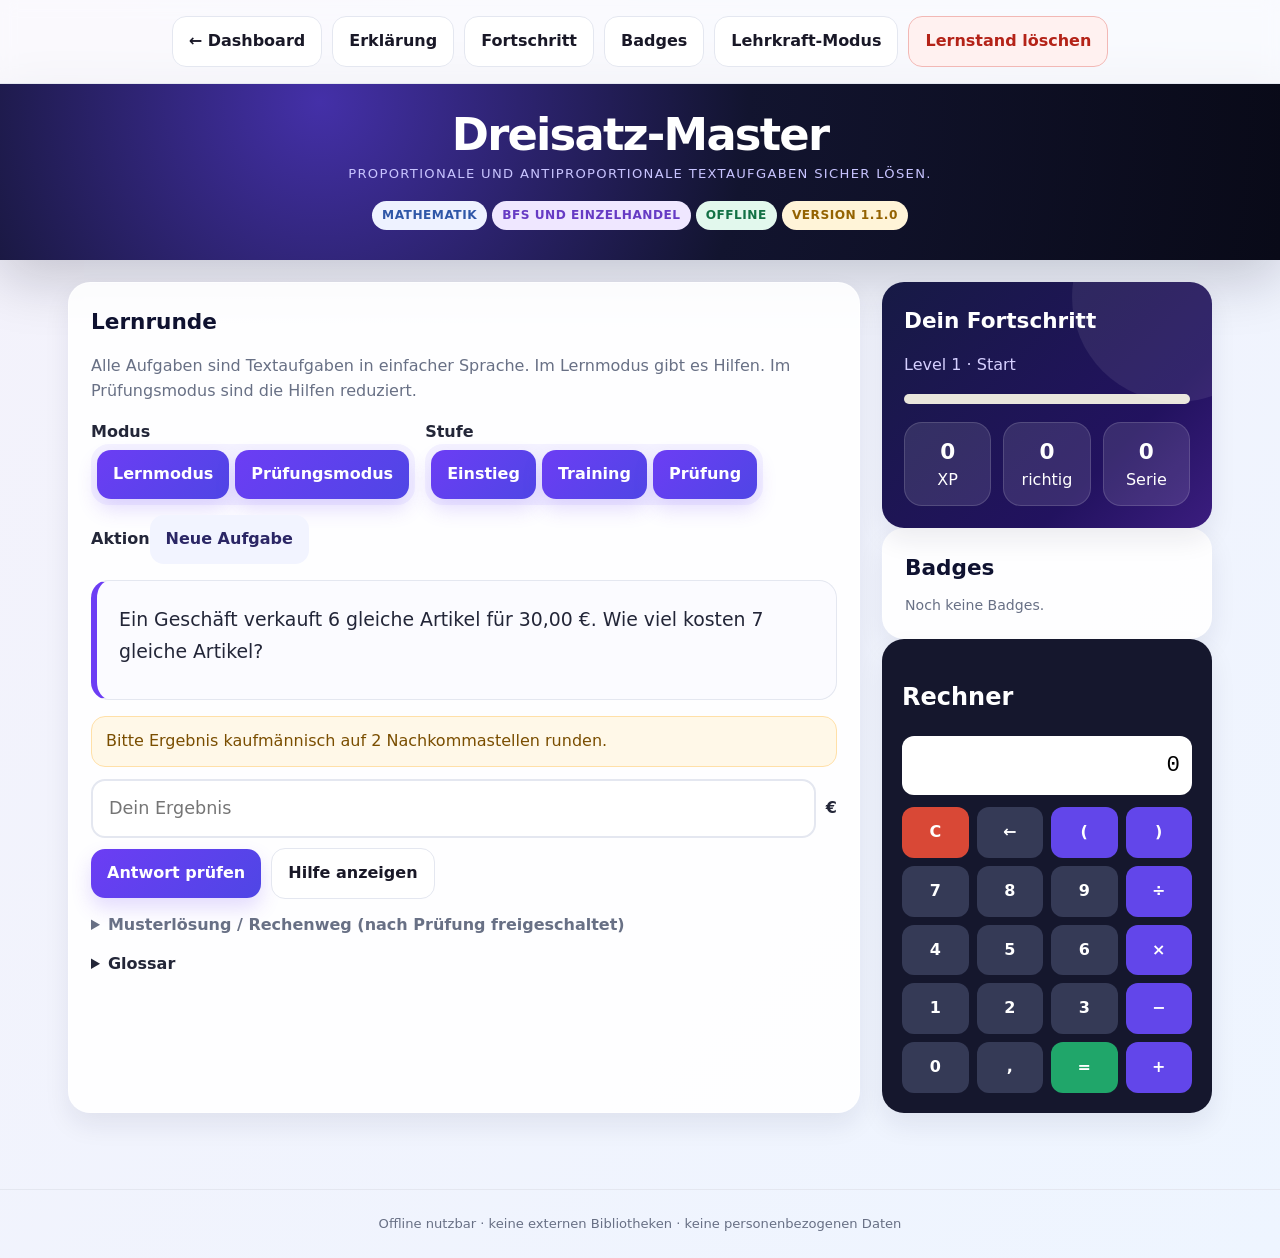
<file: apps/mathematik/gemeinsame-grundlagen/dreisatz.html>
<!DOCTYPE html><html lang="de"><head><meta charset="UTF-8"><meta name="viewport" content="width=device-width, initial-scale=1.0"><title>Dreisatz-Master</title><link rel="stylesheet" href="../../../assets/css/style.css"></head><body><div id="app"></div><script>window.MODULE={"id": "dreisatz", "generator": "dreisatz", "title": "Dreisatz-Master", "subtitle": "Proportionale und antiproportionale Textaufgaben sicher lösen.", "pathway": "BFS und Einzelhandel", "date": "2026-05-04", "backHref": "../../../index.html", "explainHref": "dreisatz-erklaerung.html", "version": "1.1.0", "glossary": [["Gerader Dreisatz", "Je mehr, desto mehr oder je weniger, desto weniger."], ["Ungerader Dreisatz", "Je mehr, desto weniger oder je weniger, desto mehr."], ["Gesuchte Größe", "Der Wert, der berechnet werden soll."]]};</script><script src="../../../assets/js/storage.js"></script><script src="../../../assets/js/gamification.js"></script><script src="../../../assets/js/calculator.js"></script><script src="../../../assets/js/app-core.js"></script></body></html>
</file>
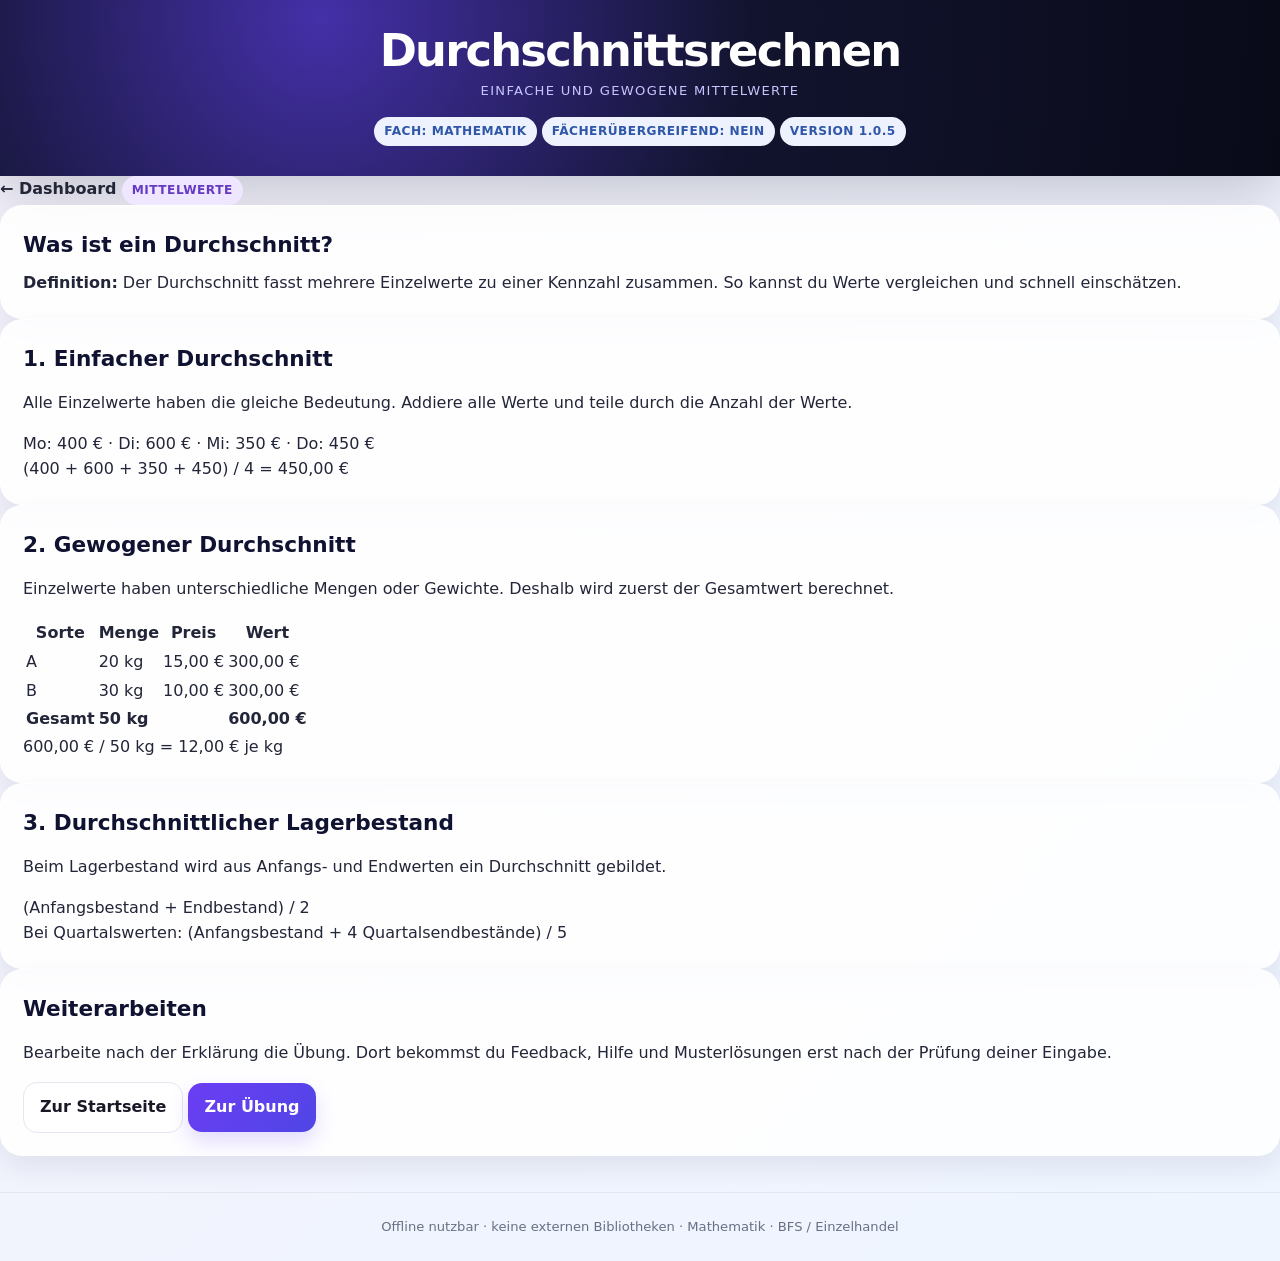
<file: apps/mathematik/gemeinsame-grundlagen/durchschnitt-erklaerung.html>
<!DOCTYPE html>
<html lang="de">
<head>
  <meta charset="UTF-8">
  <meta name="viewport" content="width=device-width, initial-scale=1.0">
  <title>Durchschnittsrechnen | Erklärung</title>
  <link rel="stylesheet" href="../../../assets/css/style.css">
</head>
<body>
<a class="skip-link" href="#main">Zum Inhalt springen</a>
<div class="app-shell">
  <header class="hero">
    <h1>Durchschnittsrechnen</h1>
    <p class="subtitle">Einfache und gewogene Mittelwerte</p>
    <div class="badge-row" style="justify-content:center">
      <span class="badge">Fach: Mathematik</span>
      <span class="badge">Fächerübergreifend: nein</span>
      <span class="badge">Version 1.0.5</span>
    </div>
  </header>
  <main id="main" class="page-wrap">
    <a class="back-link" href="../../../index.html">← Dashboard</a>
    <span class="tag violet">Mittelwerte</span>
    
    <section class="section-card"><h2>Was ist ein Durchschnitt?</h2><div class="definition-card"><strong>Definition:</strong> Der Durchschnitt fasst mehrere Einzelwerte zu einer Kennzahl zusammen. So kannst du Werte vergleichen und schnell einschätzen.</div></section>
    <section class="section-card"><h2>1. Einfacher Durchschnitt</h2><p>Alle Einzelwerte haben die gleiche Bedeutung. Addiere alle Werte und teile durch die Anzahl der Werte.</p><div class="example-box">Mo: 400 € · Di: 600 € · Mi: 350 € · Do: 450 €</div><div class="formula-box">(400 + 600 + 350 + 450) / 4 = 450,00 €</div></section>
    <section class="section-card"><h2>2. Gewogener Durchschnitt</h2><p>Einzelwerte haben unterschiedliche Mengen oder Gewichte. Deshalb wird zuerst der Gesamtwert berechnet.</p><table class="learning-table"><thead><tr><th>Sorte</th><th>Menge</th><th>Preis</th><th>Wert</th></tr></thead><tbody><tr><td>A</td><td>20 kg</td><td>15,00 €</td><td>300,00 €</td></tr><tr><td>B</td><td>30 kg</td><td>10,00 €</td><td>300,00 €</td></tr><tr><td><strong>Gesamt</strong></td><td><strong>50 kg</strong></td><td></td><td><strong>600,00 €</strong></td></tr></tbody></table><div class="formula-box">600,00 € / 50 kg = 12,00 € je kg</div></section>
    <section class="section-card"><h2>3. Durchschnittlicher Lagerbestand</h2><p>Beim Lagerbestand wird aus Anfangs- und Endwerten ein Durchschnitt gebildet.</p><div class="formula-box">(Anfangsbestand + Endbestand) / 2</div><div class="formula-box">Bei Quartalswerten: (Anfangsbestand + 4 Quartalsendbestände) / 5</div></section>
    <section class="section-card">
      <h2>Weiterarbeiten</h2>
      <p>Bearbeite nach der Erklärung die Übung. Dort bekommst du Feedback, Hilfe und Musterlösungen erst nach der Prüfung deiner Eingabe.</p>
      <div class="explain-actions">
        <a class="btn secondary" href="../../../index.html">Zur Startseite</a>
        <a class="btn primary" href="durchschnitt.html">Zur Übung</a>
      </div>
    </section>
  </main>
  <footer class="footer">Offline nutzbar · keine externen Bibliotheken · Mathematik · BFS / Einzelhandel</footer>
</div>
</body>
</html>
</file>
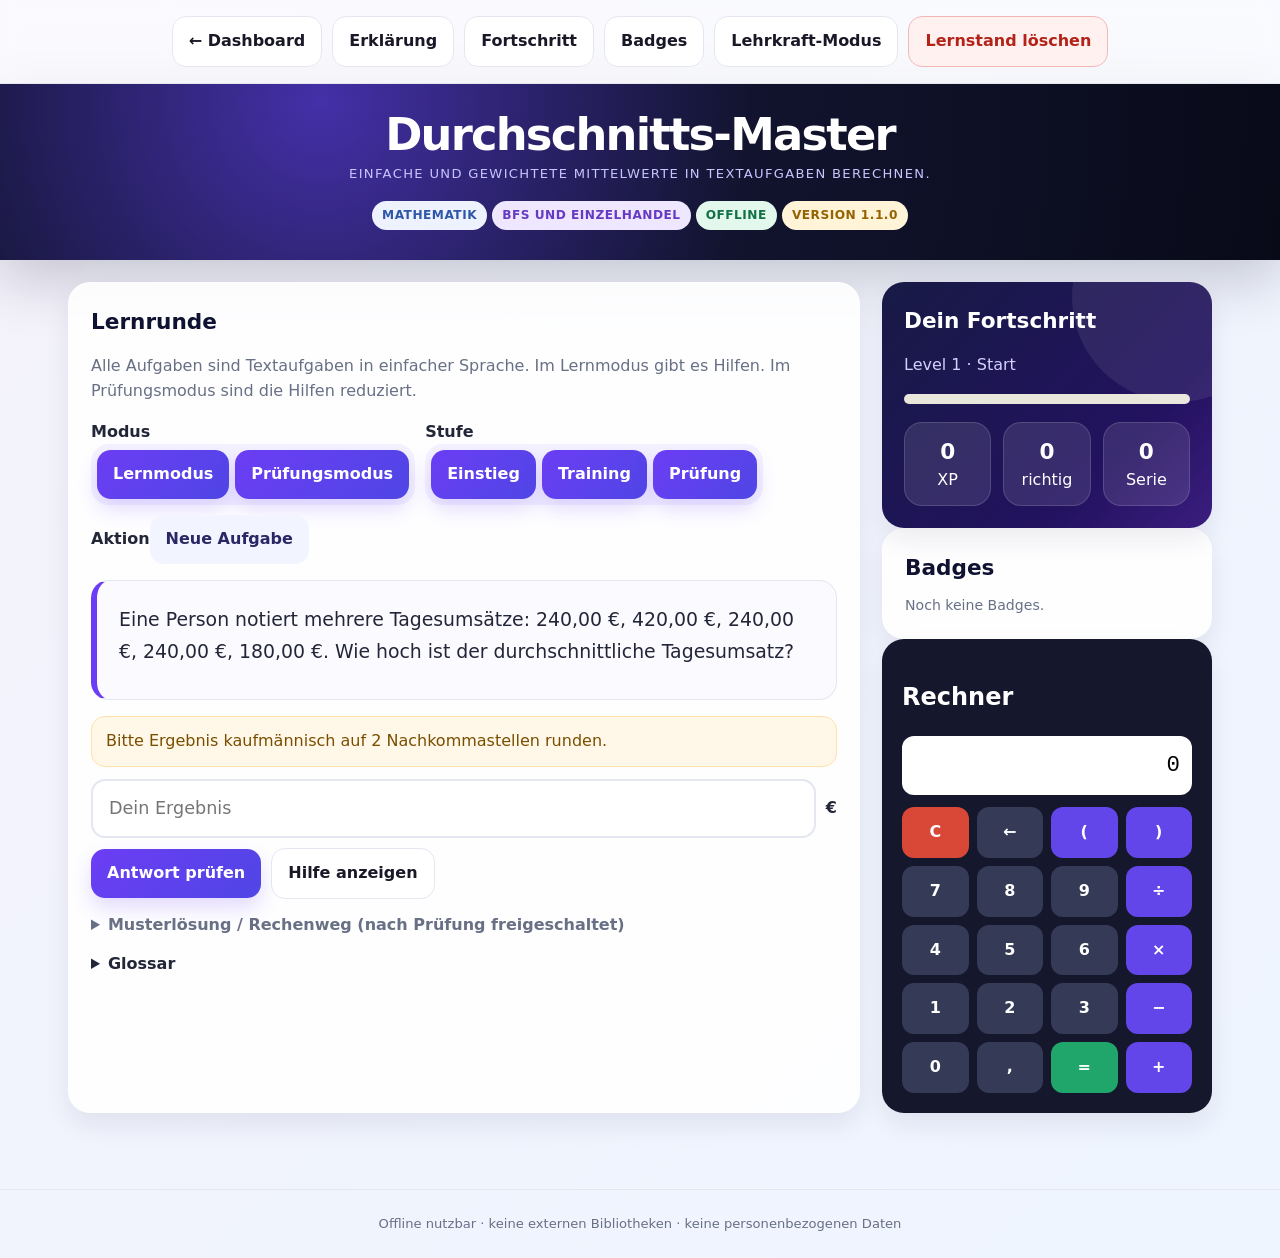
<file: apps/mathematik/gemeinsame-grundlagen/durchschnitt.html>
<!DOCTYPE html><html lang="de"><head><meta charset="UTF-8"><meta name="viewport" content="width=device-width, initial-scale=1.0"><title>Durchschnitts-Master</title><link rel="stylesheet" href="../../../assets/css/style.css"></head><body><div id="app"></div><script>window.MODULE={"id": "durchschnitt", "generator": "durchschnitt", "title": "Durchschnitts-Master", "subtitle": "Einfache und gewichtete Mittelwerte in Textaufgaben berechnen.", "pathway": "BFS und Einzelhandel", "date": "2026-05-04", "backHref": "../../../index.html", "explainHref": "durchschnitt-erklaerung.html", "version": "1.1.0", "glossary": [["Arithmetisches Mittel", "Summe aller Werte geteilt durch die Anzahl der Werte."], ["Gewogener Durchschnitt", "Durchschnitt mit unterschiedlichen Mengen oder Gewichten."], ["Plausibilität", "Prüfen, ob das Ergebnis sinnvoll ist."]]};</script><script src="../../../assets/js/storage.js"></script><script src="../../../assets/js/gamification.js"></script><script src="../../../assets/js/calculator.js"></script><script src="../../../assets/js/app-core.js"></script></body></html>
</file>
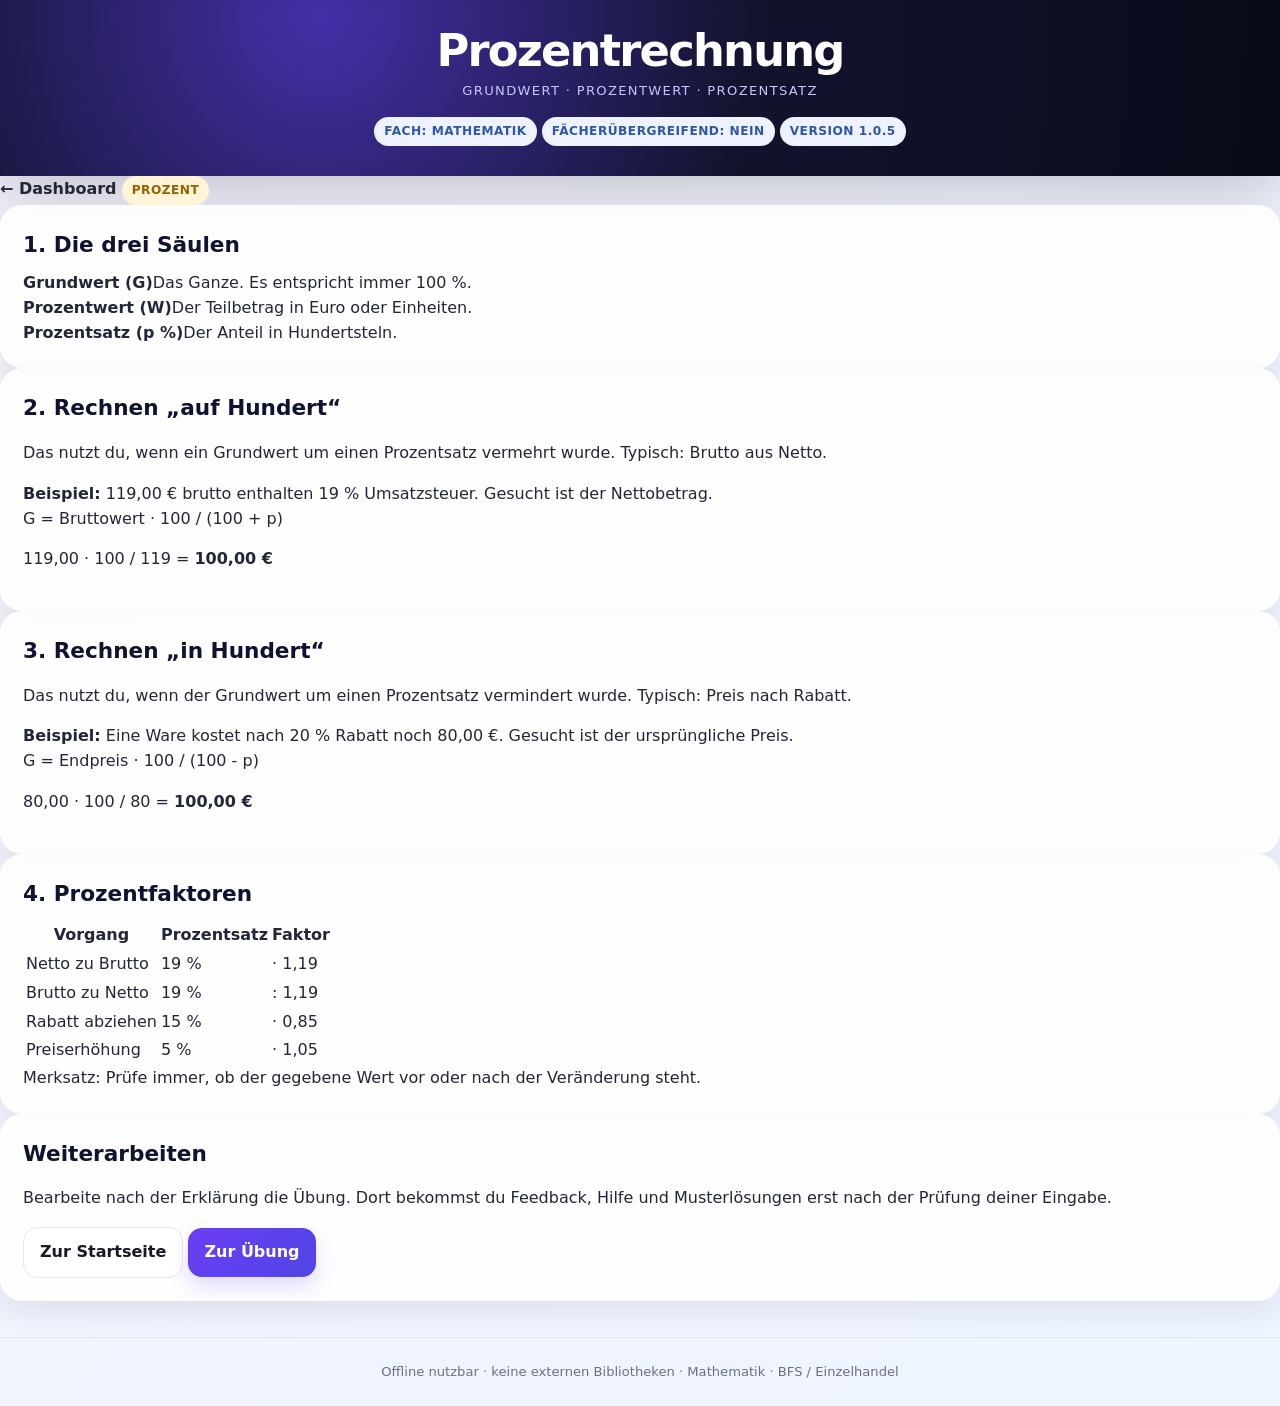
<file: apps/mathematik/gemeinsame-grundlagen/prozentrechnung-erklaerung.html>
<!DOCTYPE html>
<html lang="de">
<head>
  <meta charset="UTF-8">
  <meta name="viewport" content="width=device-width, initial-scale=1.0">
  <title>Prozentrechnung | Erklärung</title>
  <link rel="stylesheet" href="../../../assets/css/style.css">
</head>
<body>
<a class="skip-link" href="#main">Zum Inhalt springen</a>
<div class="app-shell">
  <header class="hero">
    <h1>Prozentrechnung</h1>
    <p class="subtitle">Grundwert · Prozentwert · Prozentsatz</p>
    <div class="badge-row" style="justify-content:center">
      <span class="badge">Fach: Mathematik</span>
      <span class="badge">Fächerübergreifend: nein</span>
      <span class="badge">Version 1.0.5</span>
    </div>
  </header>
  <main id="main" class="page-wrap">
    <a class="back-link" href="../../../index.html">← Dashboard</a>
    <span class="tag gold">Prozent</span>
    
    <section class="section-card"><h2>1. Die drei Säulen</h2><div class="explain-grid"><div class="explain-card"><strong>Grundwert (G)</strong>Das Ganze. Es entspricht immer 100 %.</div><div class="explain-card"><strong>Prozentwert (W)</strong>Der Teilbetrag in Euro oder Einheiten.</div><div class="explain-card"><strong>Prozentsatz (p %)</strong>Der Anteil in Hundertsteln.</div></div></section>
    <section class="section-card"><h2>2. Rechnen „auf Hundert“</h2><p>Das nutzt du, wenn ein Grundwert um einen Prozentsatz vermehrt wurde. Typisch: Brutto aus Netto.</p><div class="example-box"><strong>Beispiel:</strong> 119,00 € brutto enthalten 19 % Umsatzsteuer. Gesucht ist der Nettobetrag.</div><div class="formula-box">G = Bruttowert · 100 / (100 + p)</div><p>119,00 · 100 / 119 = <strong>100,00 €</strong></p></section>
    <section class="section-card"><h2>3. Rechnen „in Hundert“</h2><p>Das nutzt du, wenn der Grundwert um einen Prozentsatz vermindert wurde. Typisch: Preis nach Rabatt.</p><div class="example-box"><strong>Beispiel:</strong> Eine Ware kostet nach 20 % Rabatt noch 80,00 €. Gesucht ist der ursprüngliche Preis.</div><div class="formula-box">G = Endpreis · 100 / (100 - p)</div><p>80,00 · 100 / 80 = <strong>100,00 €</strong></p></section>
    <section class="section-card"><h2>4. Prozentfaktoren</h2><table class="learning-table"><thead><tr><th>Vorgang</th><th>Prozentsatz</th><th>Faktor</th></tr></thead><tbody><tr><td>Netto zu Brutto</td><td>19 %</td><td>· 1,19</td></tr><tr><td>Brutto zu Netto</td><td>19 %</td><td>: 1,19</td></tr><tr><td>Rabatt abziehen</td><td>15 %</td><td>· 0,85</td></tr><tr><td>Preiserhöhung</td><td>5 %</td><td>· 1,05</td></tr></tbody></table><div class="note-card">Merksatz: Prüfe immer, ob der gegebene Wert vor oder nach der Veränderung steht.</div></section>
    <section class="section-card">
      <h2>Weiterarbeiten</h2>
      <p>Bearbeite nach der Erklärung die Übung. Dort bekommst du Feedback, Hilfe und Musterlösungen erst nach der Prüfung deiner Eingabe.</p>
      <div class="explain-actions">
        <a class="btn secondary" href="../../../index.html">Zur Startseite</a>
        <a class="btn primary" href="prozentrechnung.html">Zur Übung</a>
      </div>
    </section>
  </main>
  <footer class="footer">Offline nutzbar · keine externen Bibliotheken · Mathematik · BFS / Einzelhandel</footer>
</div>
</body>
</html>
</file>
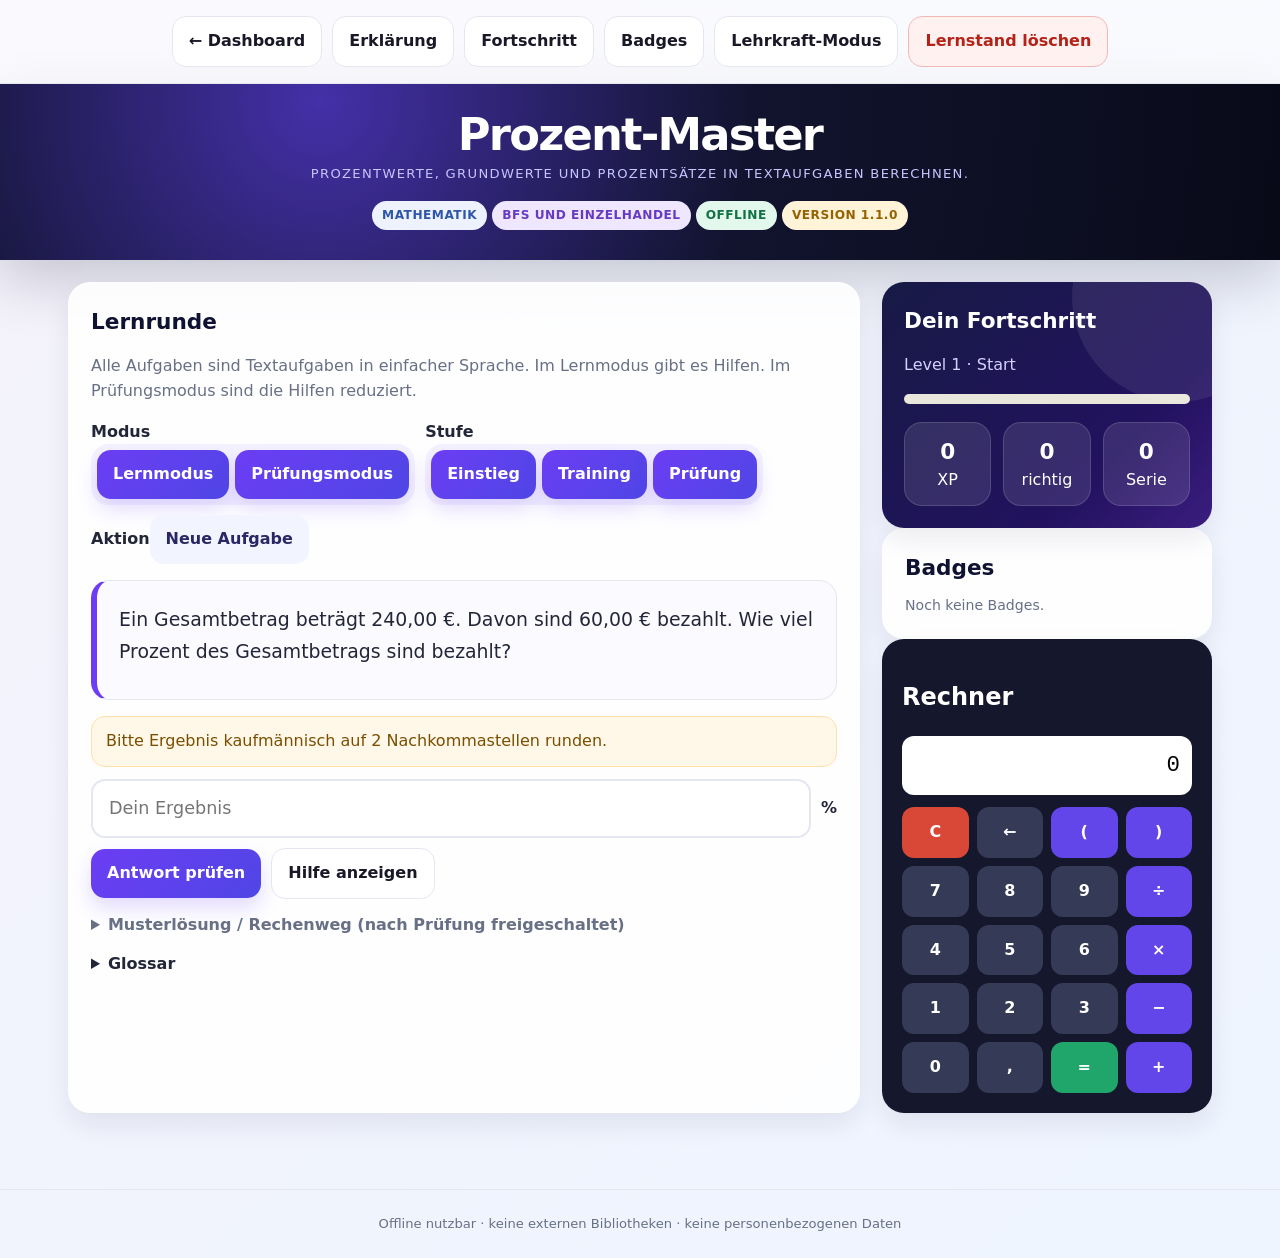
<file: apps/mathematik/gemeinsame-grundlagen/prozentrechnung.html>
<!DOCTYPE html><html lang="de"><head><meta charset="UTF-8"><meta name="viewport" content="width=device-width, initial-scale=1.0"><title>Prozent-Master</title><link rel="stylesheet" href="../../../assets/css/style.css"></head><body><div id="app"></div><script>window.MODULE={"id": "prozentrechnung", "generator": "prozentrechnung", "title": "Prozent-Master", "subtitle": "Prozentwerte, Grundwerte und Prozentsätze in Textaufgaben berechnen.", "pathway": "BFS und Einzelhandel", "date": "2026-05-04", "backHref": "../../../index.html", "explainHref": "prozentrechnung-erklaerung.html", "version": "1.1.0", "glossary": [["Grundwert", "Das Ganze. Es entspricht 100 %."], ["Prozentwert", "Der Teil vom Ganzen."], ["Prozentsatz", "Der Anteil in Prozent."]]};</script><script src="../../../assets/js/storage.js"></script><script src="../../../assets/js/gamification.js"></script><script src="../../../assets/js/calculator.js"></script><script src="../../../assets/js/app-core.js"></script></body></html>
</file>
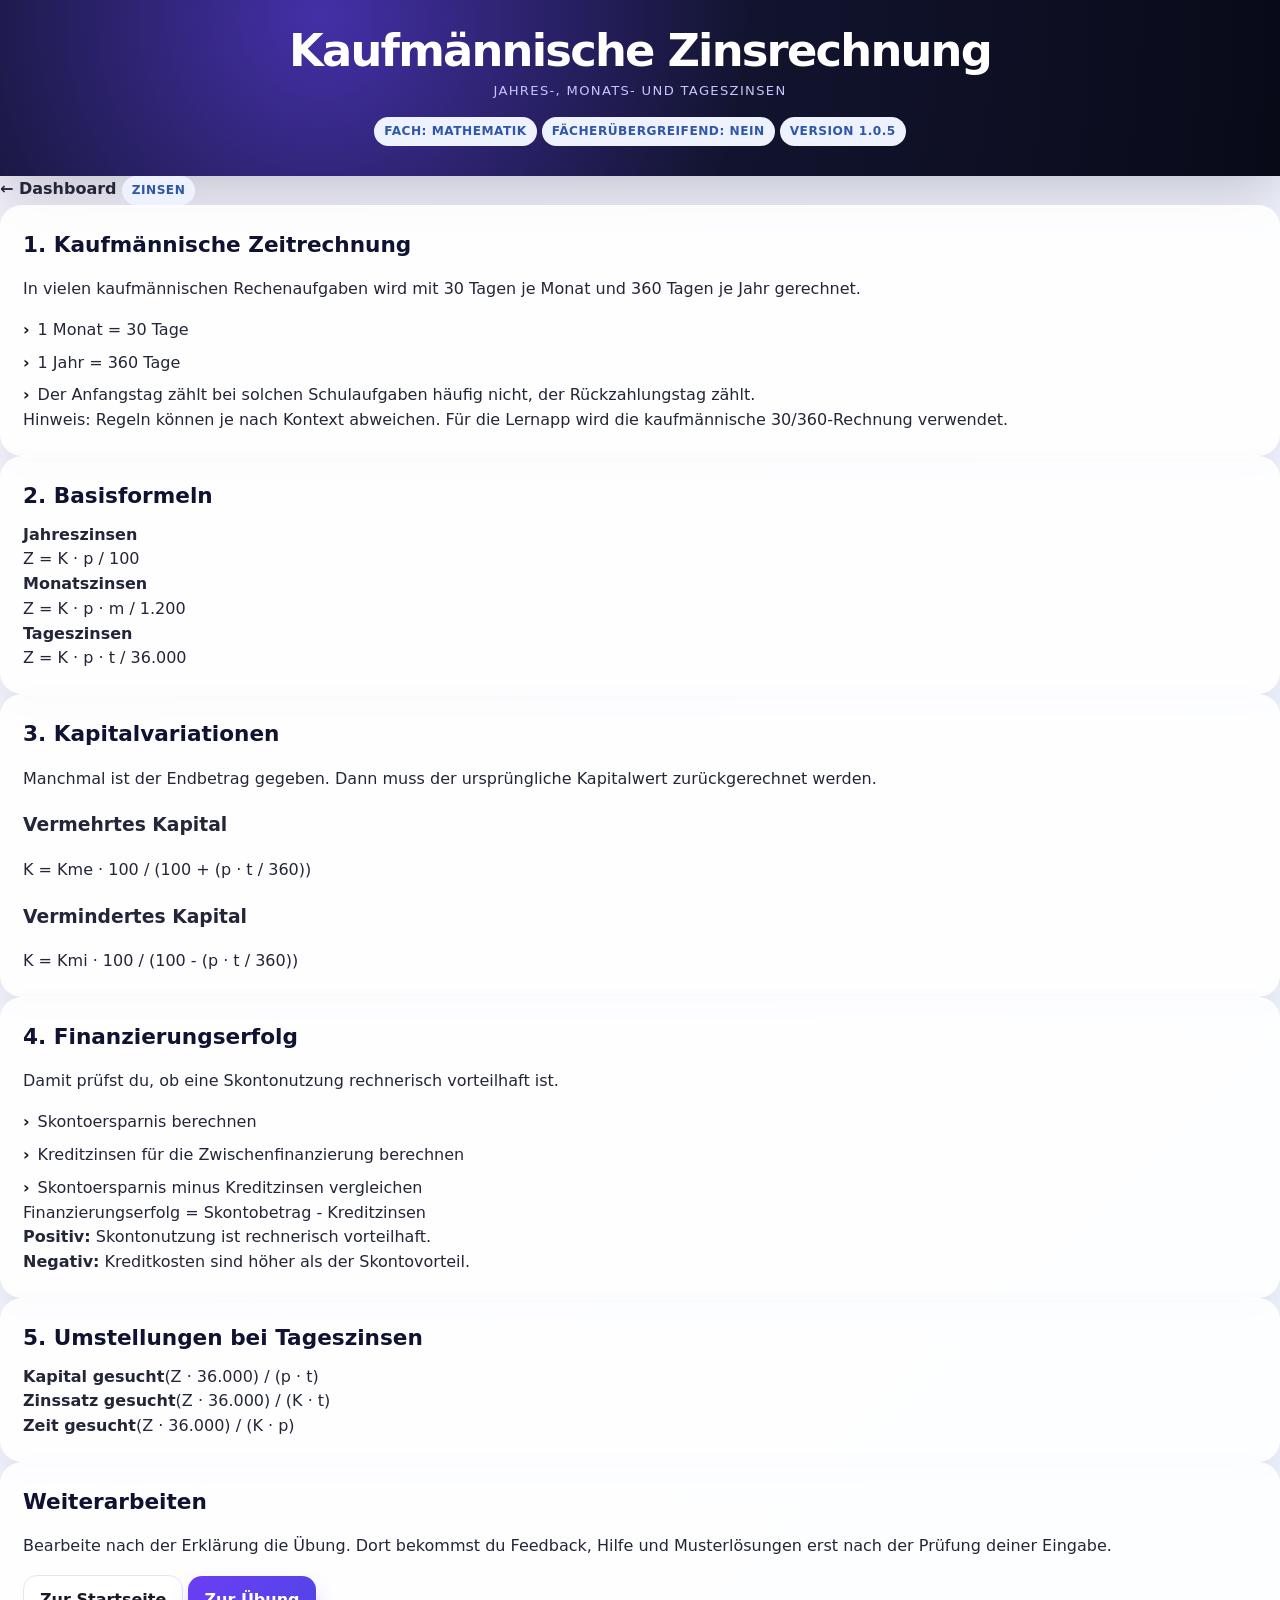
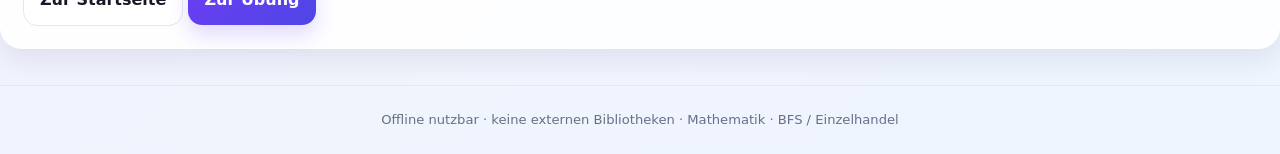
<file: apps/mathematik/gemeinsame-grundlagen/zinsrechnung-erklaerung.html>
<!DOCTYPE html>
<html lang="de">
<head>
  <meta charset="UTF-8">
  <meta name="viewport" content="width=device-width, initial-scale=1.0">
  <title>Kaufmännische Zinsrechnung | Erklärung</title>
  <link rel="stylesheet" href="../../../assets/css/style.css">
</head>
<body>
<a class="skip-link" href="#main">Zum Inhalt springen</a>
<div class="app-shell">
  <header class="hero">
    <h1>Kaufmännische Zinsrechnung</h1>
    <p class="subtitle">Jahres-, Monats- und Tageszinsen</p>
    <div class="badge-row" style="justify-content:center">
      <span class="badge">Fach: Mathematik</span>
      <span class="badge">Fächerübergreifend: nein</span>
      <span class="badge">Version 1.0.5</span>
    </div>
  </header>
  <main id="main" class="page-wrap">
    <a class="back-link" href="../../../index.html">← Dashboard</a>
    <span class="tag ">Zinsen</span>
    
    <section class="section-card"><h2>1. Kaufmännische Zeitrechnung</h2><p>In vielen kaufmännischen Rechenaufgaben wird mit 30 Tagen je Monat und 360 Tagen je Jahr gerechnet.</p><ul class="module-list"><li>1 Monat = 30 Tage</li><li>1 Jahr = 360 Tage</li><li>Der Anfangstag zählt bei solchen Schulaufgaben häufig nicht, der Rückzahlungstag zählt.</li></ul><div class="note-card">Hinweis: Regeln können je nach Kontext abweichen. Für die Lernapp wird die kaufmännische 30/360-Rechnung verwendet.</div></section>
    <section class="section-card"><h2>2. Basisformeln</h2><div class="explain-grid"><div class="explain-card"><strong>Jahreszinsen</strong><div class="formula-box">Z = K · p / 100</div></div><div class="explain-card"><strong>Monatszinsen</strong><div class="formula-box">Z = K · p · m / 1.200</div></div><div class="explain-card"><strong>Tageszinsen</strong><div class="formula-box">Z = K · p · t / 36.000</div></div></div></section>
    <section class="section-card"><h2>3. Kapitalvariationen</h2><p>Manchmal ist der Endbetrag gegeben. Dann muss der ursprüngliche Kapitalwert zurückgerechnet werden.</p><h3>Vermehrtes Kapital</h3><div class="formula-box">K = Kme · 100 / (100 + (p · t / 360))</div><h3>Vermindertes Kapital</h3><div class="formula-box">K = Kmi · 100 / (100 - (p · t / 360))</div></section>
    <section class="section-card"><h2>4. Finanzierungserfolg</h2><p>Damit prüfst du, ob eine Skontonutzung rechnerisch vorteilhaft ist.</p><ul class="module-list"><li>Skontoersparnis berechnen</li><li>Kreditzinsen für die Zwischenfinanzierung berechnen</li><li>Skontoersparnis minus Kreditzinsen vergleichen</li></ul><div class="formula-box">Finanzierungserfolg = Skontobetrag - Kreditzinsen</div><div class="callout-ok"><strong>Positiv:</strong> Skontonutzung ist rechnerisch vorteilhaft.</div><div class="callout-bad"><strong>Negativ:</strong> Kreditkosten sind höher als der Skontovorteil.</div></section>
    <section class="section-card"><h2>5. Umstellungen bei Tageszinsen</h2><div class="explain-grid"><div class="explain-card"><strong>Kapital gesucht</strong>(Z · 36.000) / (p · t)</div><div class="explain-card"><strong>Zinssatz gesucht</strong>(Z · 36.000) / (K · t)</div><div class="explain-card"><strong>Zeit gesucht</strong>(Z · 36.000) / (K · p)</div></div></section>
    <section class="section-card">
      <h2>Weiterarbeiten</h2>
      <p>Bearbeite nach der Erklärung die Übung. Dort bekommst du Feedback, Hilfe und Musterlösungen erst nach der Prüfung deiner Eingabe.</p>
      <div class="explain-actions">
        <a class="btn secondary" href="../../../index.html">Zur Startseite</a>
        <a class="btn primary" href="zinsrechnung.html">Zur Übung</a>
      </div>
    </section>
  </main>
  <footer class="footer">Offline nutzbar · keine externen Bibliotheken · Mathematik · BFS / Einzelhandel</footer>
</div>
</body>
</html>
</file>
<file: assets/css/style.css>
/* Lernapp-System Mathematik | Version 1.1.0 | Gamified Offline UI */
:root{
  --bg:#f4f2fb;
  --bg2:#eef5ff;
  --surface:#ffffff;
  --surface2:#f8f7ff;
  --ink:#0f1230;
  --ink2:#16151f;
  --text:#232638;
  --muted:#687085;
  --line:#e4e7f0;
  --primary:#6c3df4;
  --primary2:#8b5cf6;
  --primary-dark:#2b185f;
  --green:#22a861;
  --orange:#f59e0b;
  --red:#d92d20;
  --blue:#2563eb;
  --shadow:0 18px 45px rgba(25,21,64,.12);
  --shadow-soft:0 12px 26px rgba(25,21,64,.08);
  --radius:22px;
  --radius-sm:14px;
  --max:1180px;
  --focus:3px solid #f7c948;
}
*{box-sizing:border-box}
html{scroll-behavior:smooth}
body{margin:0;min-height:100vh;background:linear-gradient(135deg,var(--bg),var(--bg2));color:var(--text);font-family:system-ui,-apple-system,"Segoe UI",Roboto,Arial,sans-serif;line-height:1.55}
a{color:inherit;font-weight:800;text-decoration:none}
button,input,select{font:inherit}
a:focus,button:focus,input:focus,select:focus,summary:focus{outline:var(--focus);outline-offset:3px}
.skip-link{position:absolute;left:-999px;top:8px;background:#fff;padding:10px;border-radius:8px;z-index:99}.skip-link:focus{left:8px}
.app-shell{min-height:100vh;display:flex;flex-direction:column}
.quest-hero,.hero{background:radial-gradient(circle at 25% 10%,#4430a8 0%,#12142f 44%,#090a18 100%);color:#fff;padding:28px 18px 30px;text-align:center;box-shadow:0 18px 55px rgba(8,10,32,.20)}
.quest-hero h1,.hero h1{font-size:clamp(2rem,5vw,3.4rem);line-height:1.04;margin:0 0 6px;font-weight:900;letter-spacing:-.04em}.hero h1{font-size:clamp(1.8rem,5vw,2.8rem)}
.subtitle{color:#c8c4ff;letter-spacing:.10em;text-transform:uppercase;font-size:.78rem;margin:0}.hero .subtitle{font-size:.82rem}.hero .badge-row{justify-content:center;margin-top:16px}.content,.quest-content{width:100%;max-width:var(--max);margin:0 auto;padding:26px 18px 40px;flex:1}.footer{border-top:1px solid var(--line);color:var(--muted);font-size:.82rem;text-align:center;padding:24px;margin-top:36px}.intro{max-width:760px;margin:6px auto 22px;text-align:center;color:var(--muted);font-size:1rem}.navbar{display:flex;gap:10px;flex-wrap:wrap;justify-content:center;padding:16px 18px;background:rgba(255,255,255,.55);backdrop-filter:blur(8px);border-bottom:1px solid var(--line)}
.top-actions{display:flex;gap:10px;flex-wrap:wrap;justify-content:center;margin:16px 0 24px}.grid{display:grid;grid-template-columns:repeat(auto-fit,minmax(280px,1fr));gap:22px;align-items:stretch}.dashboard-grid{display:grid;grid-template-columns:minmax(0,1fr) minmax(300px,390px);gap:22px;align-items:start;margin:22px 0 26px}@media(max-width:900px){.dashboard-grid{grid-template-columns:1fr}}
.card,.section-card{background:rgba(255,255,255,.88);border:1px solid rgba(255,255,255,.72);box-shadow:var(--shadow-soft);border-radius:var(--radius);padding:22px}.card h2,.section-card h2{margin:0 0 10px;color:var(--ink);font-size:1.35rem}.quest-panel{background:linear-gradient(135deg,#171a45,#22125f 70%,#3b1d7f);color:white;border:0;overflow:hidden;position:relative}.quest-panel:after{content:"";position:absolute;right:-70px;top:-90px;width:210px;height:210px;border-radius:50%;background:rgba(255,255,255,.08)}.quest-panel h2,.quest-panel p{color:white}.quest-panel .muted{color:#d6d0ff}.stat-row{display:grid;grid-template-columns:repeat(3,1fr);gap:12px;margin-top:18px}.stat-pill{background:rgba(255,255,255,.11);border:1px solid rgba(255,255,255,.14);border-radius:18px;padding:12px;text-align:center}.stat-pill strong{display:block;font-size:1.35rem}.mission-card{display:flex;gap:14px;align-items:flex-start;border-radius:18px;padding:16px;background:#fff7e6;border:1px solid #ffe1a8}.mission-icon{font-size:2rem}.mission-title{font-weight:900;color:#5a3800}.mission-bar,.progress-wrap,.xp-bar{height:10px;background:#e9e6dc;border-radius:999px;overflow:hidden;margin:10px 0 6px}.mission-fill,.progress-bar,.xp-fill{height:100%;background:linear-gradient(90deg,var(--primary),#40c4ff);border-radius:999px;transition:width .25s}.mission-meta,.small{color:var(--muted);font-size:.88rem}.quick-actions{display:grid;grid-template-columns:repeat(2,1fr);gap:12px;margin-top:16px}@media(max-width:500px){.quick-actions{grid-template-columns:1fr}}
.module-card{padding:0;overflow:hidden;display:flex;flex-direction:column;transition:.16s transform,.16s box-shadow}.module-card:hover{transform:translateY(-3px);box-shadow:var(--shadow)}.module-head{padding:22px 22px 14px}.module-body{border-top:1px solid var(--line);padding:18px 22px 22px;display:flex;flex-direction:column;gap:16px;flex:1}.tag-row{display:flex;align-items:center;justify-content:space-between;gap:10px;margin-bottom:12px}.tag,.badge{display:inline-flex;align-items:center;gap:6px;border-radius:999px;padding:5px 10px;background:#eef2ff;color:#2f57a8;font-size:.76rem;text-transform:uppercase;letter-spacing:.04em;font-weight:900}.tag.gold,.badge.gold{background:#fff4d8;color:#946200}.tag.violet,.badge.violet{background:#efe7ff;color:#663bc4}.tag.red,.badge.red{background:#ffe7e7;color:#ad2d2d}.tag.green,.badge.green{background:#e2f8ed;color:#127145}.module-number{background:#f1eee8;color:#7b7367;border-radius:999px;font-weight:900;font-size:.78rem;padding:5px 9px}.module-card h2{font-family:Georgia,"Times New Roman",serif;font-size:1.55rem;margin:0 0 8px;color:#12111a}.module-card p{margin:0;color:#59515d}.module-list{list-style:none;padding:0;margin:0;display:grid;gap:8px}.module-list li:before{content:"›";font-weight:900;margin-right:8px;color:#17151b}.button-row,.input-row,.toolbar{display:flex;gap:10px;flex-wrap:wrap;align-items:center}.button-row{margin-top:auto}.btn,.navbtn{border:0;border-radius:14px;padding:12px 16px;display:inline-flex;align-items:center;justify-content:center;min-height:44px;font-weight:900;cursor:pointer;text-decoration:none;background:linear-gradient(135deg,var(--primary),#4f46e5);color:white;box-shadow:0 10px 20px rgba(108,61,244,.18);transition:.12s transform,.12s box-shadow}.btn:hover,.navbtn:hover{transform:translateY(-1px)}.btn.secondary,.navbtn.secondary{background:#fff;color:#191827;border:1px solid var(--line);box-shadow:none}.btn.ghost{background:#f2f4ff;color:#2b2665;box-shadow:none}.btn.danger,.navbtn.danger{background:#fff1f0;color:#b42318;border:1px solid #f2b8b5;box-shadow:none}.btn.active,.segmented .btn.active{background:linear-gradient(135deg,var(--primary),#4f46e5);color:#fff;border-color:transparent}.progress-wrap{height:9px}.progress-bar{background:linear-gradient(90deg,#15151d,#6c3df4)}
.module-layout{width:100%;max-width:var(--max);margin:0 auto;padding:22px 18px 40px;display:grid;grid-template-columns:minmax(0,1fr) 330px;gap:22px}@media(max-width:920px){.module-layout{grid-template-columns:1fr}.module-layout aside{order:-1}}
.toolbar{align-items:flex-start;margin:16px 0}.segmented{display:flex;gap:6px;background:#f4f2ff;border-radius:18px;padding:6px;flex-wrap:wrap}.mode-note{color:var(--muted)}.task-box{font-size:1.18rem;line-height:1.7;background:#fbfbff;border:1px solid var(--line);border-left:6px solid var(--primary);border-radius:18px;padding:22px;margin:16px 0;min-height:120px}.info-box{background:#fff8e8;color:#7a4e00;border:1px solid #ffe0a8;border-radius:14px;padding:12px 14px;margin:12px 0}.input-row input{flex:1;min-width:180px;padding:14px 16px;border-radius:14px;border:2px solid var(--line);font-size:1.1rem;background:#fff}.answer-correct{border-color:#22a861!important;background:#eafaf1!important}.answer-wrong{border-color:#d92d20!important;background:#fff0ef!important}.feedback{display:none;margin:14px 0;padding:14px;border-radius:14px;font-weight:800}.feedback.ok{display:block;background:#eafaf1;color:#12653b;border:1px solid #bdebd2}.feedback.bad{display:block;background:#fff0ef;color:#9c2218;border:1px solid #f5c0bc}.feedback.note{display:block;background:#eef3ff;color:#27438f;border:1px solid #c8d7ff}.solution{white-space:pre-wrap;background:#10142f;color:#eef0ff;border-radius:16px;padding:16px;overflow:auto}.solution-locked summary{color:var(--muted)}details{margin-top:14px}summary{cursor:pointer;font-weight:900}.glossary dt{font-weight:900}.glossary dd{margin:0 0 10px;color:var(--muted)}.stat-grid{display:grid;grid-template-columns:repeat(2,1fr);gap:12px}.stat{background:#f7f7ff;border:1px solid var(--line);border-radius:18px;padding:14px;text-align:center;color:var(--muted)}.stat strong{display:block;font-size:1.55rem;color:var(--ink)}.calc{background:#15172d;color:white;border-radius:var(--radius);padding:20px;box-shadow:var(--shadow-soft)}.calc h2{color:white}.calc input{width:100%;padding:12px;border-radius:12px;border:0;text-align:right;font-size:1.4rem;font-family:ui-monospace,monospace;margin-bottom:12px}.calc-grid{display:grid;grid-template-columns:repeat(4,1fr);gap:8px}.calc-grid button{border:0;border-radius:12px;padding:13px 6px;background:#353a56;color:#fff;font-weight:900}.calc-grid .op{background:#6246ea}.calc-grid .clr{background:#d94836}.calc-grid .eq{background:#20a66a}.badge-collection{display:flex;flex-wrap:wrap;gap:8px}.badge.earned{background:#fff3cf;color:#6b4a00;border:1px solid #f5ce65}.teacher-panel{display:none;margin-top:16px}.teacher-panel.visible{display:block}.hidden{display:none!important}.progress-list{display:grid;gap:12px}.progress-item{display:grid;grid-template-columns:1fr auto;gap:14px;align-items:center;background:#fff;border:1px solid var(--line);border-radius:18px;padding:14px}.reward-grid{display:grid;grid-template-columns:repeat(auto-fit,minmax(190px,1fr));gap:16px}.reward-card{text-align:center;padding:18px;border-radius:20px;border:1px solid var(--line);background:#fff}.reward-icon{font-size:2.8rem;display:block;margin-bottom:8px}.reward-card.locked{opacity:.48;filter:grayscale(.4)}.xp-toast{position:fixed;right:18px;bottom:18px;background:#10142f;color:white;border-radius:18px;padding:14px 18px;box-shadow:var(--shadow);z-index:20;font-weight:900;animation:toastIn .22s ease-out}@keyframes toastIn{from{transform:translateY(16px);opacity:0}to{transform:translateY(0);opacity:1}}
@media(max-width:680px){.content,.quest-content,.module-layout{padding-left:12px;padding-right:12px}.quest-hero,.hero{padding-top:24px}.card,.section-card{border-radius:18px;padding:18px}.stat-row{grid-template-columns:1fr}.grid{grid-template-columns:1fr}.btn,.navbtn{width:100%}.top-actions .btn{width:auto}.task-box{font-size:1.08rem}.module-card h2{font-size:1.35rem}}
</file>
